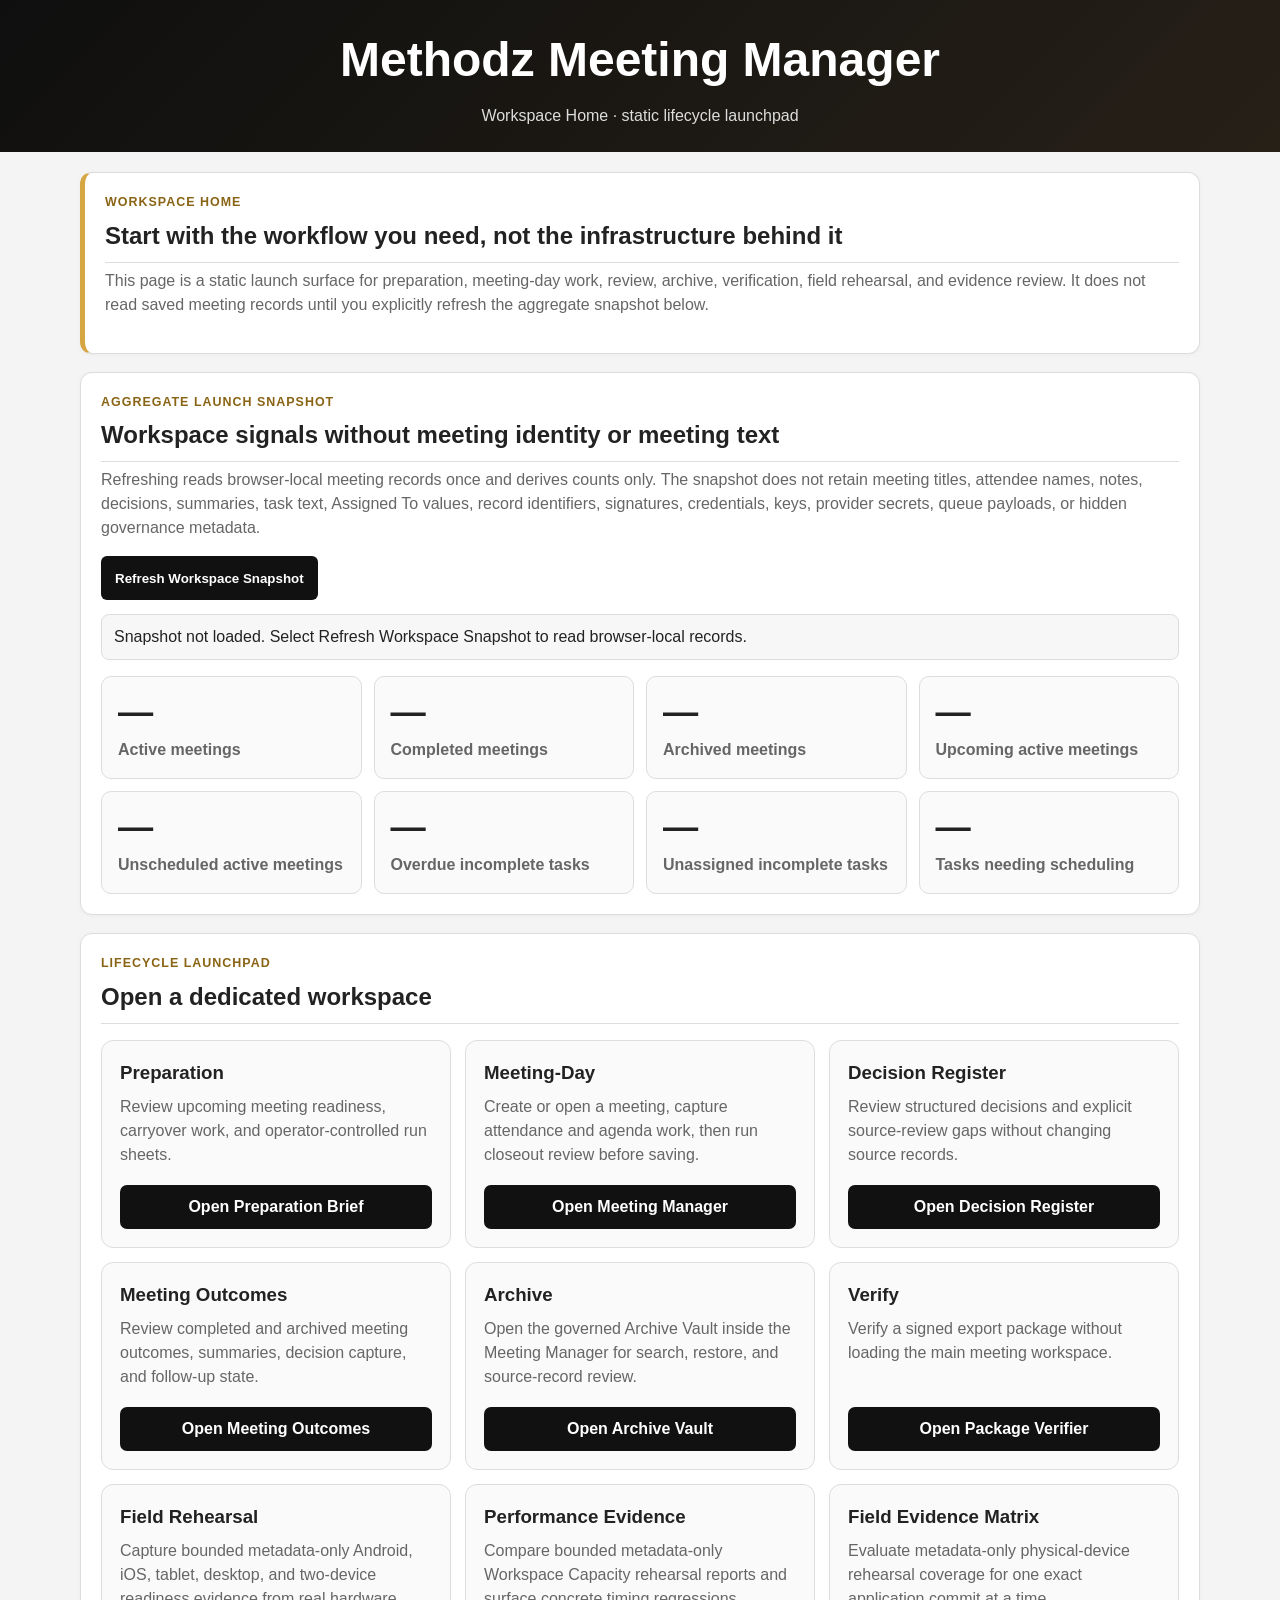
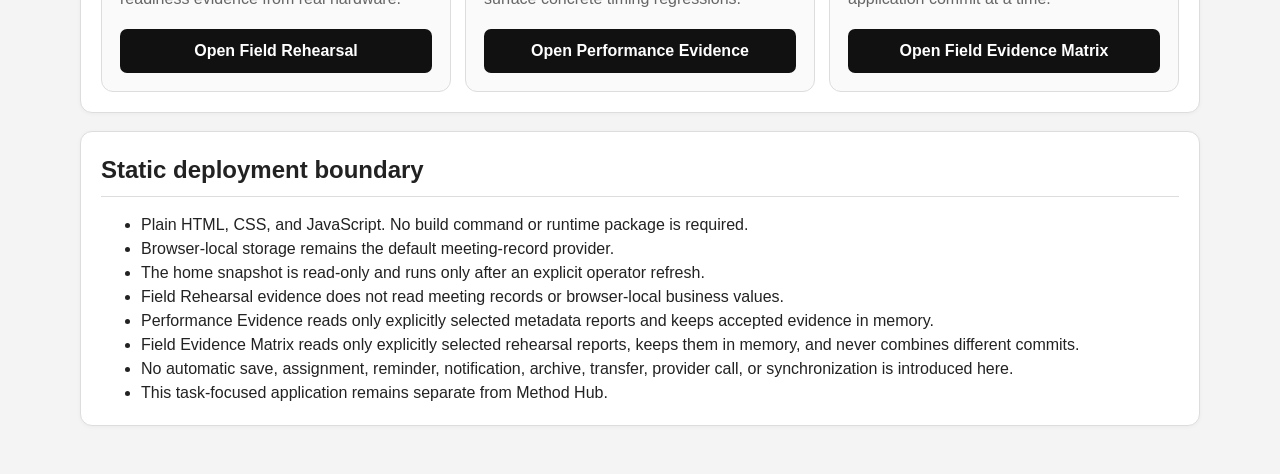
<file: index.html>
<!DOCTYPE html>
<html lang="en">
<head>
  <meta charset="UTF-8" />
  <meta name="viewport" content="width=device-width, initial-scale=1.0" />
  <meta name="description" content="Static Workspace Home for Methodz Meeting Manager lifecycle workflows." />
  <meta name="theme-color" content="#111111" />
  <meta name="application-name" content="Methodz Meeting Manager" />
  <link rel="manifest" href="manifest.webmanifest" />
  <link rel="icon" href="assets/icons/methodz-meeting.svg" type="image/svg+xml" />
  <title>Workspace Home · Methodz Meeting Manager</title>
  <link rel="stylesheet" href="style.css" />
  <link rel="stylesheet" href="workspace-home.css" />
</head>
<body>
  <header class="app-header">
    <h1>Methodz Meeting Manager</h1>
    <p>Workspace Home · static lifecycle launchpad</p>
  </header>

  <main class="workspace-home-shell" id="mainContent" tabindex="-1">
    <section class="card workspace-home-hero" aria-labelledby="workspaceHomeTitle">
      <p class="eyebrow">Workspace Home</p>
      <h2 id="workspaceHomeTitle">Start with the workflow you need, not the infrastructure behind it</h2>
      <p class="helper-text">
        This page is a static launch surface for preparation, meeting-day work, review, archive, verification, field rehearsal, and evidence review.
        It does not read saved meeting records until you explicitly refresh the aggregate snapshot below.
      </p>
    </section>

    <section class="card workspace-home-snapshot" aria-labelledby="workspaceSnapshotTitle">
      <p class="eyebrow">Aggregate launch snapshot</p>
      <h2 id="workspaceSnapshotTitle">Workspace signals without meeting identity or meeting text</h2>
      <p class="helper-text">
        Refreshing reads browser-local meeting records once and derives counts only. The snapshot does not retain
        meeting titles, attendee names, notes, decisions, summaries, task text, Assigned To values, record identifiers,
        signatures, credentials, keys, provider secrets, queue payloads, or hidden governance metadata.
      </p>
      <div class="workspace-home-toolbar">
        <button type="button" id="refreshWorkspaceSnapshot">Refresh Workspace Snapshot</button>
      </div>
      <p id="workspaceSnapshotStatus" class="workspace-home-status" role="status" aria-live="polite">
        Snapshot not loaded. Select Refresh Workspace Snapshot to read browser-local records.
      </p>

      <div class="workspace-home-metrics" aria-label="Workspace aggregate signals">
        <div class="workspace-home-metric"><strong id="snapshotActive">—</strong><span>Active meetings</span></div>
        <div class="workspace-home-metric"><strong id="snapshotCompleted">—</strong><span>Completed meetings</span></div>
        <div class="workspace-home-metric"><strong id="snapshotArchived">—</strong><span>Archived meetings</span></div>
        <div class="workspace-home-metric"><strong id="snapshotUpcoming">—</strong><span>Upcoming active meetings</span></div>
        <div class="workspace-home-metric"><strong id="snapshotUnscheduled">—</strong><span>Unscheduled active meetings</span></div>
        <div class="workspace-home-metric"><strong id="snapshotOverdue">—</strong><span>Overdue incomplete tasks</span></div>
        <div class="workspace-home-metric"><strong id="snapshotUnassigned">—</strong><span>Unassigned incomplete tasks</span></div>
        <div class="workspace-home-metric"><strong id="snapshotNeedsScheduling">—</strong><span>Tasks needing scheduling</span></div>
      </div>
      <p id="workspaceSnapshotBounds" class="workspace-home-bound-warning" hidden></p>
    </section>

    <section class="card workspace-home-launches" aria-labelledby="workspaceLaunchTitle">
      <p class="eyebrow">Lifecycle launchpad</p>
      <h2 id="workspaceLaunchTitle">Open a dedicated workspace</h2>
      <div class="workspace-home-launch-grid">
        <article class="workspace-home-launch-card">
          <h3>Preparation</h3>
          <p>Review upcoming meeting readiness, carryover work, and operator-controlled run sheets.</p>
          <a class="workspace-home-link" href="preparation.html">Open Preparation Brief</a>
        </article>
        <article class="workspace-home-launch-card">
          <h3>Meeting-Day</h3>
          <p>Create or open a meeting, capture attendance and agenda work, then run closeout review before saving.</p>
          <a class="workspace-home-link" href="meeting.html">Open Meeting Manager</a>
        </article>
        <article class="workspace-home-launch-card">
          <h3>Decision Register</h3>
          <p>Review structured decisions and explicit source-review gaps without changing source records.</p>
          <a class="workspace-home-link" href="decisions.html">Open Decision Register</a>
        </article>
        <article class="workspace-home-launch-card">
          <h3>Meeting Outcomes</h3>
          <p>Review completed and archived meeting outcomes, summaries, decision capture, and follow-up state.</p>
          <a class="workspace-home-link" href="outcomes.html">Open Meeting Outcomes</a>
        </article>
        <article class="workspace-home-launch-card">
          <h3>Archive</h3>
          <p>Open the governed Archive Vault inside the Meeting Manager for search, restore, and source-record review.</p>
          <a class="workspace-home-link" href="meeting.html#archiveVaultV08">Open Archive Vault</a>
        </article>
        <article class="workspace-home-launch-card">
          <h3>Verify</h3>
          <p>Verify a signed export package without loading the main meeting workspace.</p>
          <a class="workspace-home-link" href="verify.html">Open Package Verifier</a>
        </article>
        <article class="workspace-home-launch-card">
          <h3>Field Rehearsal</h3>
          <p>Capture bounded metadata-only Android, iOS, tablet, desktop, and two-device readiness evidence from real hardware.</p>
          <a class="workspace-home-link" href="rehearsal.html">Open Field Rehearsal</a>
        </article>
        <article class="workspace-home-launch-card">
          <h3>Performance Evidence</h3>
          <p>Compare bounded metadata-only Workspace Capacity rehearsal reports and surface concrete timing regressions.</p>
          <a class="workspace-home-link" href="performance.html">Open Performance Evidence</a>
        </article>
        <article class="workspace-home-launch-card">
          <h3>Field Evidence Matrix</h3>
          <p>Evaluate metadata-only physical-device rehearsal coverage for one exact application commit at a time.</p>
          <a class="workspace-home-link" href="evidence.html">Open Field Evidence Matrix</a>
        </article>
      </div>
    </section>

    <section class="card workspace-home-boundary" aria-labelledby="workspaceBoundaryTitle">
      <h2 id="workspaceBoundaryTitle">Static deployment boundary</h2>
      <ul>
        <li>Plain HTML, CSS, and JavaScript. No build command or runtime package is required.</li>
        <li>Browser-local storage remains the default meeting-record provider.</li>
        <li>The home snapshot is read-only and runs only after an explicit operator refresh.</li>
        <li>Field Rehearsal evidence does not read meeting records or browser-local business values.</li>
        <li>Performance Evidence reads only explicitly selected metadata reports and keeps accepted evidence in memory.</li>
        <li>Field Evidence Matrix reads only explicitly selected rehearsal reports, keeps them in memory, and never combines different commits.</li>
        <li>No automatic save, assignment, reminder, notification, archive, transfer, provider call, or synchronization is introduced here.</li>
        <li>This task-focused application remains separate from Method Hub.</li>
      </ul>
      <noscript><p>JavaScript is required only for the optional aggregate snapshot and evidence workspaces. All lifecycle links remain ordinary static navigation.</p></noscript>
    </section>
  </main>

  <script src="config.js"></script>
  <script src="workspace-home-core.js"></script>
  <script src="workspace-home.js"></script>
</body>
</html>
</file>
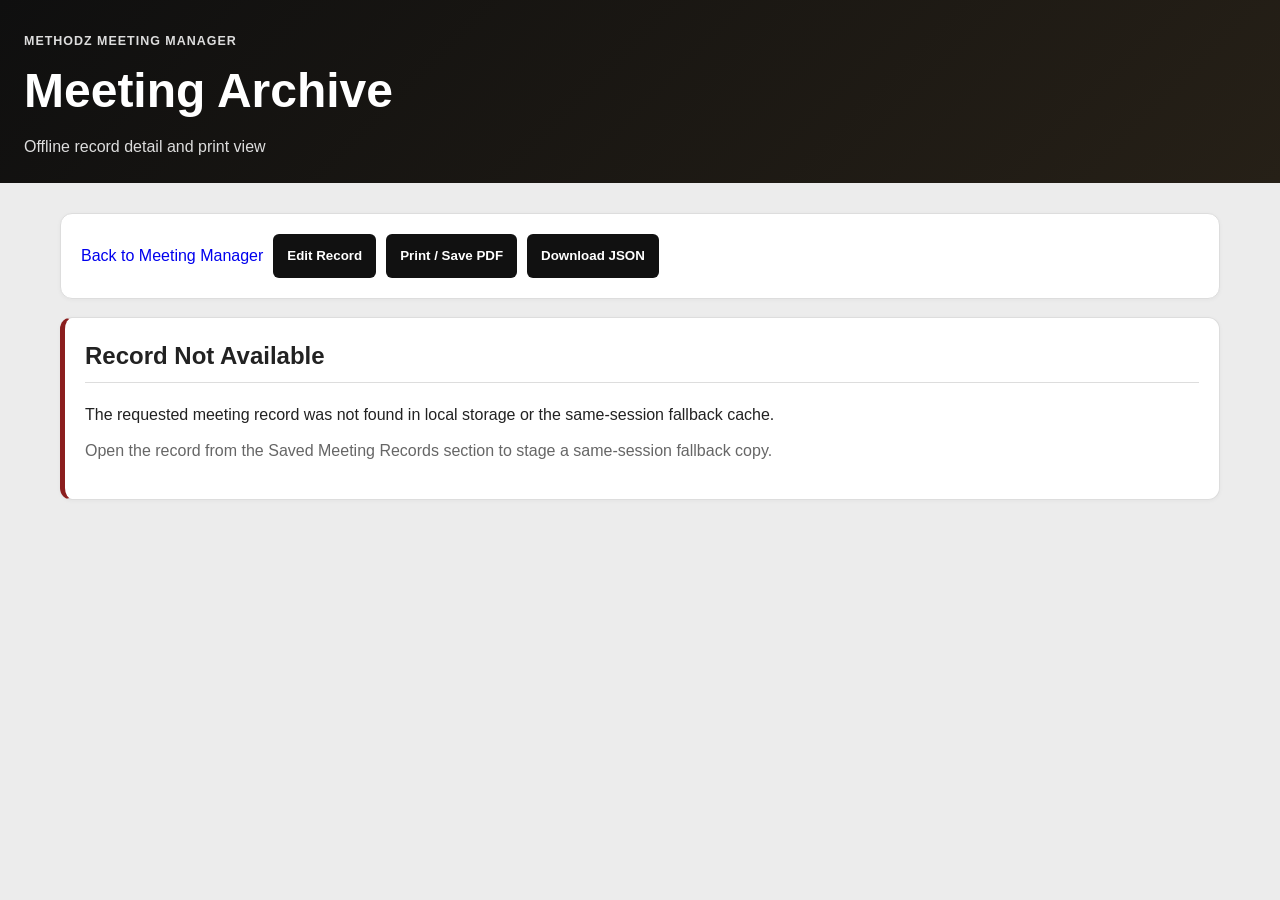
<file: archive.html>
<!DOCTYPE html>
<html lang="en">
<head>
  <meta charset="UTF-8" />
  <meta name="viewport" content="width=device-width, initial-scale=1.0" />
  <meta name="description" content="Printable archive detail view for Methodz Meeting Manager records." />
  <meta name="theme-color" content="#111111" />
  <link rel="manifest" href="manifest.webmanifest" />
  <link rel="icon" href="assets/icons/methodz-meeting.svg" type="image/svg+xml" />
  <title>Meeting Archive | Methodz Meeting Manager</title>
  <link rel="stylesheet" href="style.css" />
  <link rel="stylesheet" href="features-v07.css" />
  <link rel="stylesheet" href="features-v10.css" />
  <link rel="stylesheet" href="features-v11.css" />
  <link rel="stylesheet" href="features-v13.css" />
  <link rel="stylesheet" href="features-v167.css" />
</head>
<body class="archive-body">
  <header class="app-header archive-header">
    <p class="eyebrow">Methodz Meeting Manager</p>
    <h1 id="archivePageTitle">Meeting Archive</h1>
    <p id="archivePageSubtitle">Offline record detail and print view</p>
  </header>

  <main class="archive-shell">
    <nav class="card archive-toolbar" aria-label="Archive actions">
      <a class="button-like archive-link-button" href="meeting.html">Back to Meeting Manager</a>
      <button id="archiveEditButton" type="button" onclick="editArchiveRecordV07()">Edit Record</button>
      <button type="button" onclick="window.print()">Print / Save PDF</button>
      <button type="button" onclick="downloadArchiveRecordV07()">Download JSON</button>
    </nav>

    <section id="archiveLoading" class="card">
      <h2>Loading Meeting Record</h2>
      <p>Reading the record from the active data adapter.</p>
    </section>

    <section id="archiveError" class="card archive-error" hidden>
      <h2>Record Not Available</h2>
      <p id="archiveErrorMessage">The requested record could not be found.</p>
      <p class="helper-text">Open the record from the Saved Meeting Records section to stage a same-session fallback copy.</p>
    </section>

    <article id="archiveRecord" hidden>
      <section class="card archive-title-card">
        <div>
          <p class="eyebrow">Archived Meeting Record</p>
          <h2 id="archiveMeetingTitle">Untitled Meeting</h2>
          <p id="archiveMeetingMeta"></p>
        </div>
        <div class="status-pill" id="archiveStatus">Unknown</div>
      </section>

      <section class="card"><h2>Meeting Information</h2><dl class="archive-definition-grid" id="archiveMeetingInformation"></dl></section>
      <section class="card"><h2>Organizations / Representatives Present</h2><div id="archiveOrganizations"></div></section>
      <section class="card"><h2>Attendance and Signature Audit</h2><div id="archiveAttendance"></div><div id="archiveSignatureAudit" class="archive-audit-block"></div></section>
      <section class="card"><h2>Agenda</h2><div id="archiveAgenda"></div></section>
      <section class="card"><h2>Discussion Notes</h2><div id="archiveNotes" class="archive-prose"></div></section>
      <section class="card"><h2>Decisions</h2><div id="archiveDecisions"></div></section>
      <section class="card"><h2>Follow-Up Tasks</h2><div id="archiveTasks"></div></section>
      <section class="card"><h2>Attachment References</h2><div id="archiveAttachments"></div></section>
      <section class="card"><h2>Meeting Summary</h2><div id="archiveSummary" class="archive-prose"></div></section>
      <section class="card archive-record-audit"><h2>Record Audit</h2><dl class="archive-definition-grid" id="archiveRecordAudit"></dl></section>
    </article>
  </main>

  <script src="config.js"></script>
  <script src="config-v11.js"></script>
  <script src="config-v12.js"></script>
  <script src="config-v13.js"></script>
  <script src="config-v14.js"></script>
  <script src="config-v15.js"></script>
  <script src="config-v16.js"></script>
  <script src="config-v162.js"></script>
  <script src="config-v163.js"></script>
  <script src="config-v164.js"></script>
  <script src="config-v165.js"></script>
  <script src="config-v166.js"></script>
  <script src="config-v167.js"></script>
  <script src="config-v168.js"></script>
  <script src="config-v169.js"></script>
  <script src="config-v1610.js"></script>
  <script src="config-v1611.js"></script>
  <script src="migrations.js"></script>
  <script src="migrations-v10.js"></script>
  <script src="migrations-v11.js"></script>
  <script src="migrations-v12.js"></script>
  <script src="migrations-v13.js"></script>
  <script src="migrations-v14.js"></script>
  <script src="migrations-v15.js"></script>
  <script src="migrations-v16.js"></script>
  <script src="data-adapter.js"></script>
  <script src="attachment-adapter.js"></script>
  <script src="archive.js"></script>
  <script src="archive-v10.js"></script>
  <script src="archive-v11.js"></script>
  <script src="archive-v13.js"></script>
</body>
</html>
</file>
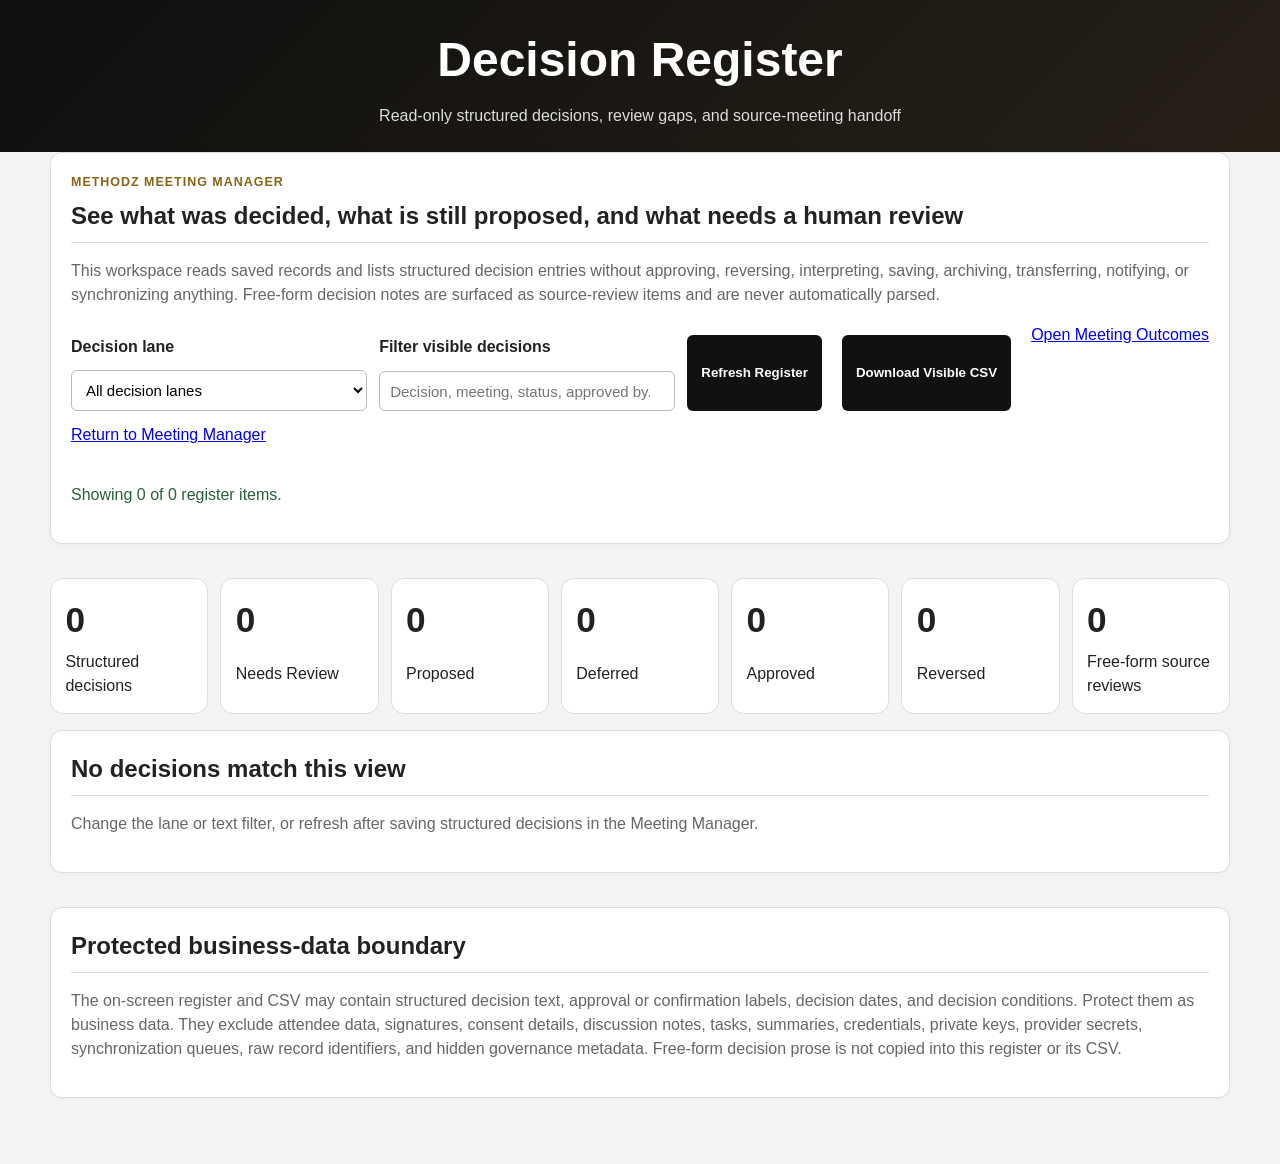
<file: decisions.html>
<!DOCTYPE html>
<html lang="en">
<head>
  <meta charset="UTF-8" />
  <meta name="viewport" content="width=device-width, initial-scale=1.0" />
  <meta name="description" content="Read-only structured Decision Register for Methodz Meeting Manager records." />
  <meta name="theme-color" content="#111111" />
  <meta name="application-name" content="Methodz Meeting Manager" />
  <link rel="manifest" href="manifest.webmanifest" />
  <link rel="icon" href="assets/icons/methodz-meeting.svg" type="image/svg+xml" />
  <title>Decision Register · Methodz Meeting Manager</title>
  <link rel="stylesheet" href="style.css" />
  <link rel="stylesheet" href="decision-register.css" />
</head>
<body>
  <header class="app-header">
    <h1>Decision Register</h1>
    <p>Read-only structured decisions, review gaps, and source-meeting handoff</p>
  </header>

  <main class="decision-register-shell" id="mainContent" tabindex="-1">
    <section class="card decision-register-intro" aria-labelledby="decisionRegisterIntroTitle">
      <p class="eyebrow">Methodz Meeting Manager</p>
      <h2 id="decisionRegisterIntroTitle">See what was decided, what is still proposed, and what needs a human review</h2>
      <p class="helper-text">
        This workspace reads saved records and lists structured decision entries without approving,
        reversing, interpreting, saving, archiving, transferring, notifying, or synchronizing anything.
        Free-form decision notes are surfaced as source-review items and are never automatically parsed.
      </p>

      <div class="decision-register-toolbar" aria-label="Decision Register controls">
        <label for="decisionStatusFilter">
          Decision lane
          <select id="decisionStatusFilter">
            <option value="all">All decision lanes</option>
            <option value="needs-review">Needs Review</option>
            <option value="proposed">Proposed</option>
            <option value="deferred">Deferred</option>
            <option value="approved">Approved</option>
            <option value="reversed">Reversed</option>
            <option value="other">Other</option>
            <option value="unstructured">Free-form source review</option>
          </select>
        </label>
        <label for="decisionSearchFilter">
          Filter visible decisions
          <input id="decisionSearchFilter" type="search" placeholder="Decision, meeting, status, approved by..." autocomplete="off" />
        </label>
        <button type="button" id="refreshDecisionRegister">Refresh Register</button>
        <button type="button" id="downloadDecisionRegisterCsv" disabled>Download Visible CSV</button>
        <a class="button-like" href="outcomes.html">Open Meeting Outcomes</a>
        <a class="button-like" href="meeting.html">Return to Meeting Manager</a>
      </div>

      <p id="decisionRegisterStatus" class="decision-register-status" role="status" aria-live="polite">Preparing Decision Register…</p>
    </section>

    <section id="decisionRegisterMetrics" class="decision-register-metrics" aria-label="Decision Register summary"></section>
    <section id="decisionRegisterResults" class="decision-register-results" aria-label="Decision Register entries"></section>

    <section class="card decision-register-privacy" aria-labelledby="decisionRegisterPrivacyTitle">
      <h2 id="decisionRegisterPrivacyTitle">Protected business-data boundary</h2>
      <p class="helper-text">
        The on-screen register and CSV may contain structured decision text, approval or confirmation
        labels, decision dates, and decision conditions. Protect them as business data. They exclude
        attendee data, signatures, consent details, discussion notes, tasks, summaries, credentials,
        private keys, provider secrets, synchronization queues, raw record identifiers, and hidden
        governance metadata. Free-form decision prose is not copied into this register or its CSV.
      </p>
      <noscript><p>JavaScript is required to read the browser-local meeting workspace.</p></noscript>
    </section>
  </main>

  <script src="config.js"></script>
  <script src="data-adapter.js"></script>
  <script src="decision-register-core.js"></script>
  <script src="meeting-preparation-launch-core.js"></script>
  <script src="decision-register.js"></script>
</body>
</html>
</file>
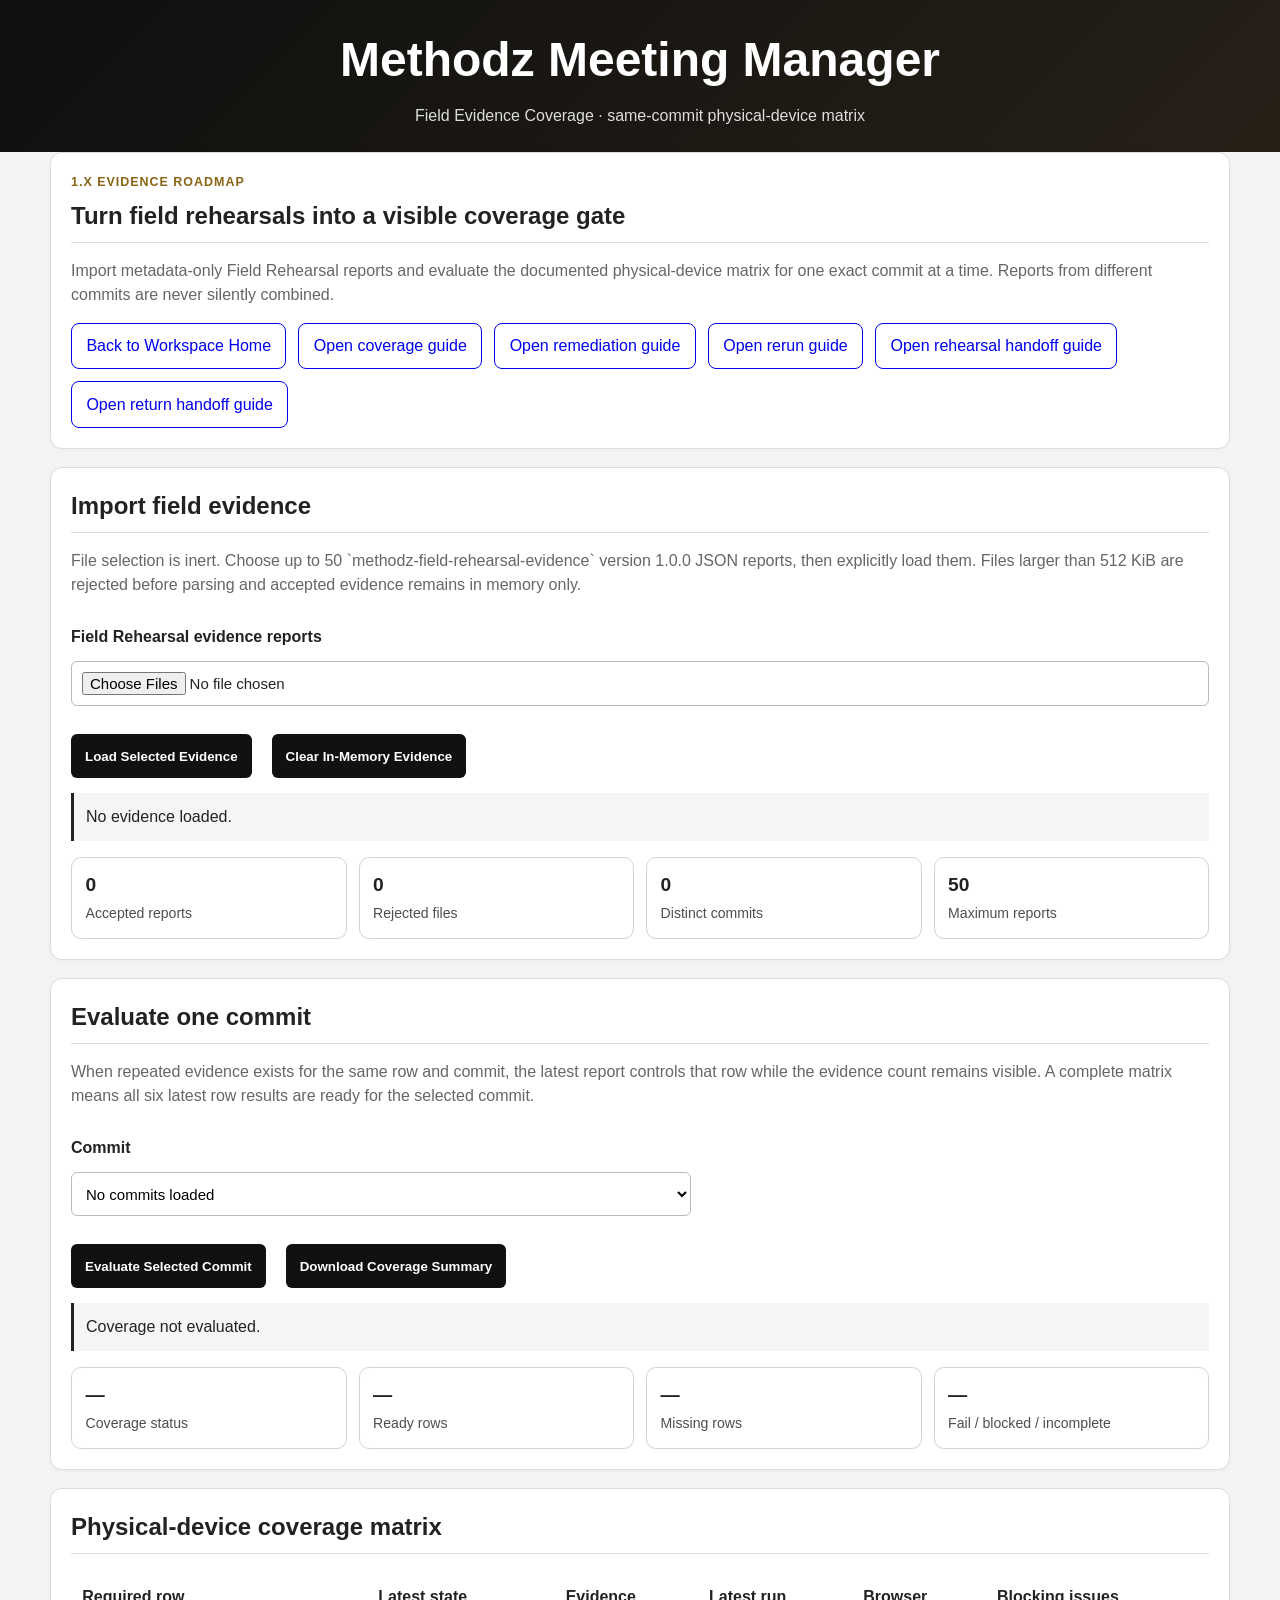
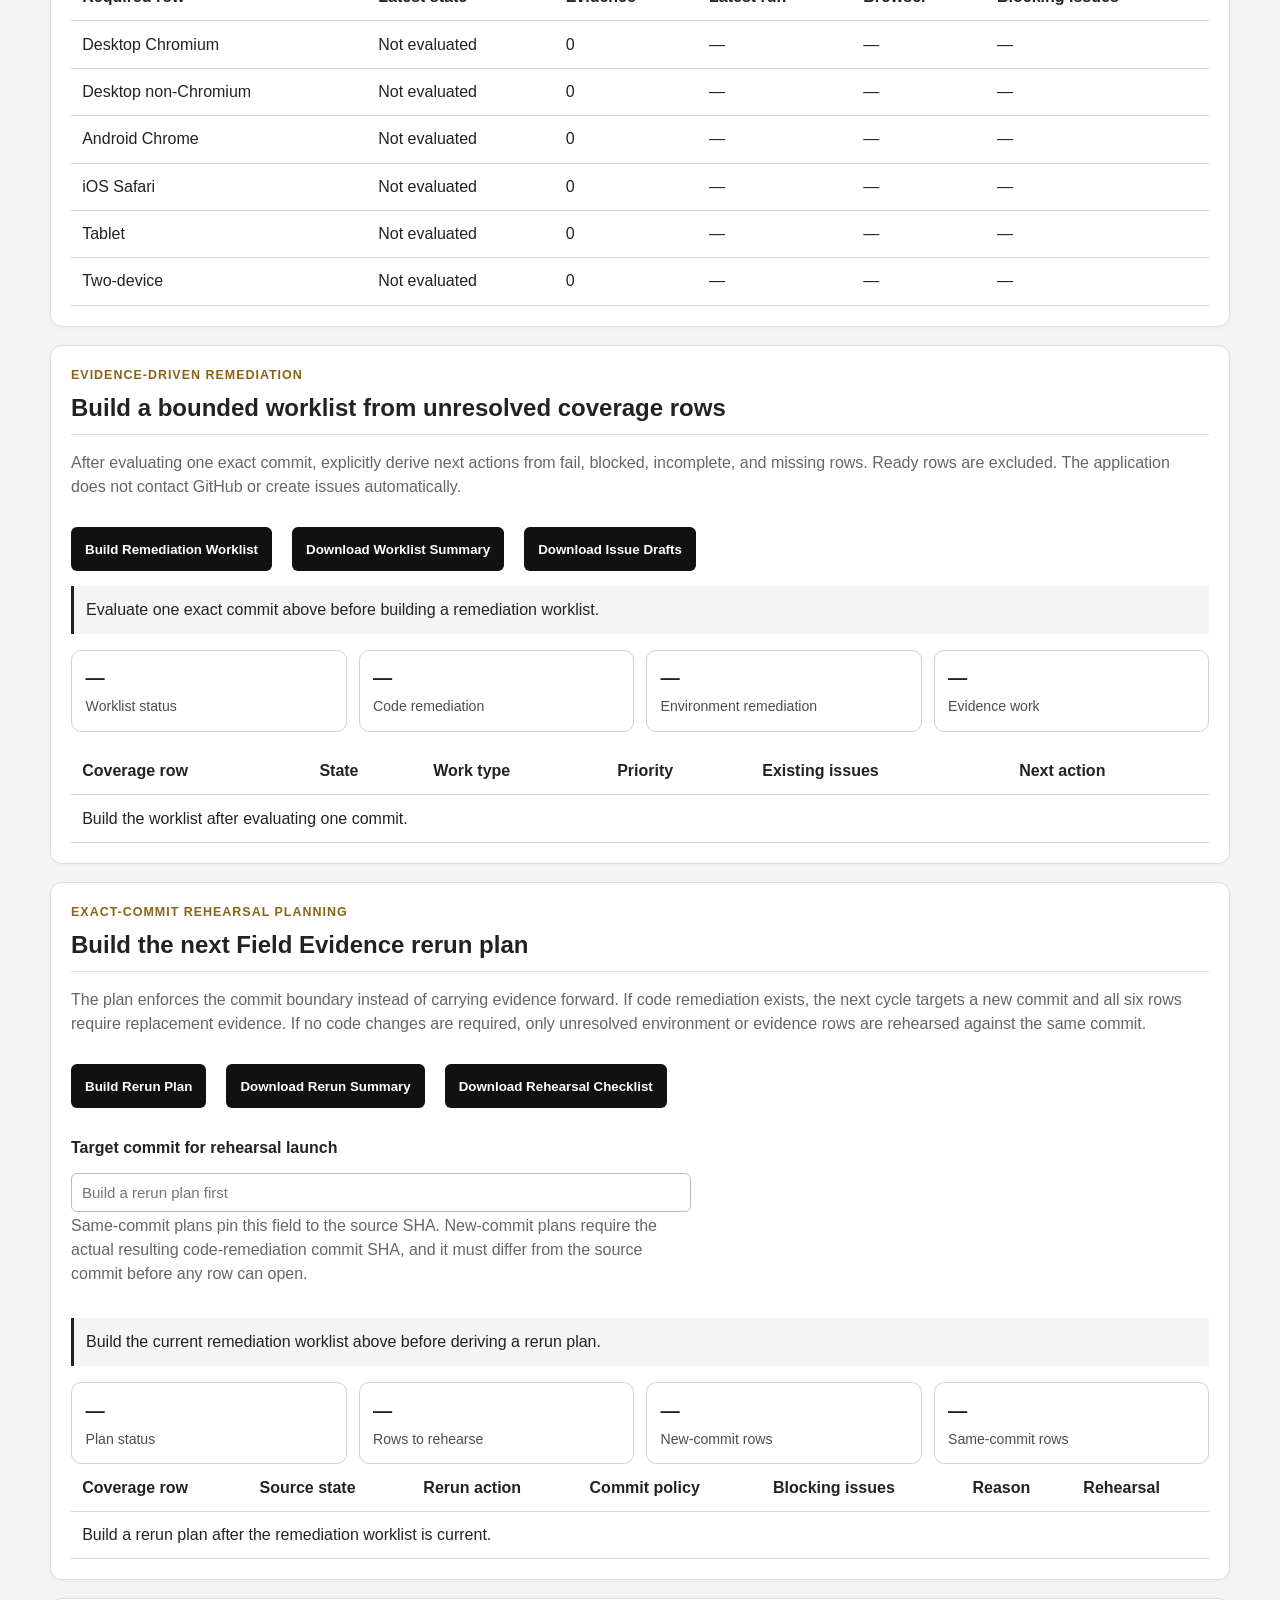
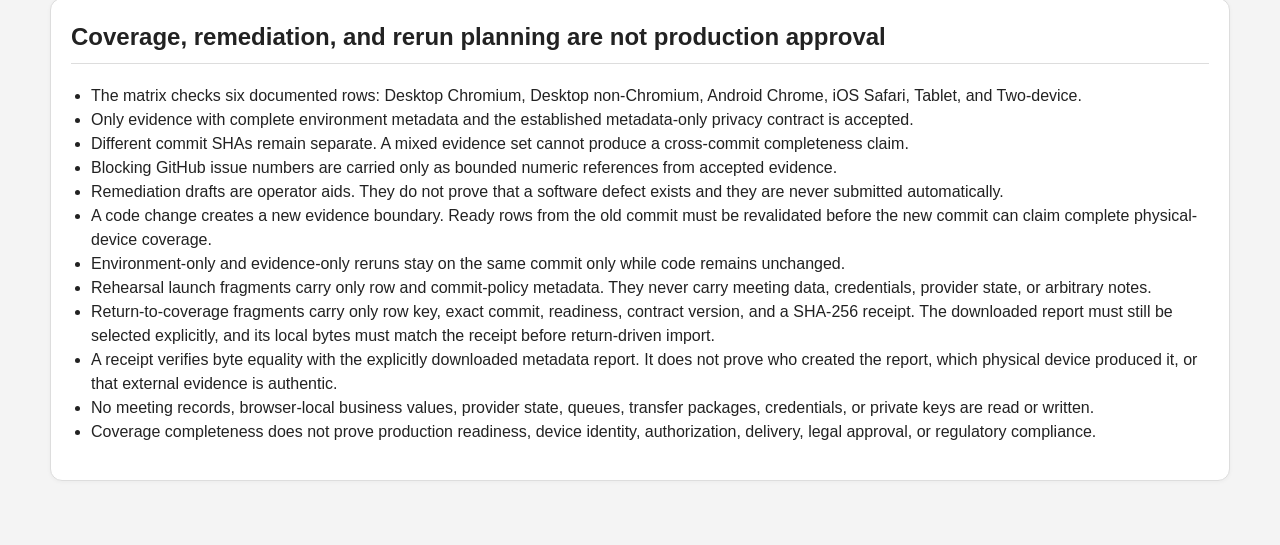
<file: evidence.html>
<!DOCTYPE html>
<html lang="en">
<head>
  <meta charset="UTF-8" />
  <meta name="viewport" content="width=device-width, initial-scale=1.0" />
  <meta name="description" content="Metadata-only field rehearsal coverage workspace for Methodz Meeting Manager." />
  <meta name="theme-color" content="#111111" />
  <link rel="manifest" href="manifest.webmanifest" />
  <link rel="icon" href="assets/icons/methodz-meeting.svg" type="image/svg+xml" />
  <title>Field Evidence Coverage · Methodz Meeting Manager</title>
  <link rel="stylesheet" href="style.css" />
  <link rel="stylesheet" href="evidence-coverage.css" />
</head>
<body>
  <header class="app-header">
    <h1>Methodz Meeting Manager</h1>
    <p>Field Evidence Coverage · same-commit physical-device matrix</p>
  </header>

  <main class="evidence-coverage-shell" id="mainContent" tabindex="-1">
    <section class="card" aria-labelledby="coverageTitle">
      <p class="eyebrow">1.x evidence roadmap</p>
      <h2 id="coverageTitle">Turn field rehearsals into a visible coverage gate</h2>
      <p class="helper-text">Import metadata-only Field Rehearsal reports and evaluate the documented physical-device matrix for one exact commit at a time. Reports from different commits are never silently combined.</p>
      <div class="evidence-coverage-toolbar">
        <a class="evidence-coverage-link" href="index.html">Back to Workspace Home</a>
        <a class="evidence-coverage-link" href="docs/EVIDENCE-COVERAGE-MATRIX.md">Open coverage guide</a>
        <a class="evidence-coverage-link" href="docs/EVIDENCE-REMEDIATION-WORKLIST.md">Open remediation guide</a>
        <a class="evidence-coverage-link" href="docs/EVIDENCE-RERUN-PLAN.md">Open rerun guide</a>
        <a class="evidence-coverage-link" href="docs/FIELD-REHEARSAL-HANDOFF.md">Open rehearsal handoff guide</a>
        <a class="evidence-coverage-link" href="docs/FIELD-REHEARSAL-RETURN-HANDOFF.md">Open return handoff guide</a>
      </div>
    </section>

    <section class="card" id="evidenceReturnCard" aria-labelledby="evidenceReturnTitle" hidden>
      <p class="eyebrow">Returned rehearsal context</p>
      <h2 id="evidenceReturnTitle">Import the downloaded Field Rehearsal report explicitly</h2>
      <p id="evidenceReturnStatus" class="evidence-coverage-status" role="status" aria-live="polite">No return metadata loaded.</p>
      <div class="evidence-coverage-metrics" aria-label="Returned rehearsal metadata">
        <div class="evidence-coverage-metric"><strong id="returnCoverageRow">—</strong><span>Expected row</span></div>
        <div class="evidence-coverage-metric"><strong id="returnCoverageCommit">—</strong><span>Exact commit</span></div>
        <div class="evidence-coverage-metric"><strong id="returnCoverageReadiness">—</strong><span>Downloaded readiness</span></div>
        <div class="evidence-coverage-metric"><strong id="returnCoverageReceipt">—</strong><span>SHA-256 receipt</span></div>
      </div>
      <p class="helper-text">The handoff does not transfer the report file, file path, or report contents. Use the file picker below to select the JSON you just downloaded, then choose <strong>Load Selected Evidence</strong>. When return context is present, the selected local file bytes must match the SHA-256 receipt before any return-driven evidence is accepted.</p>
    </section>

    <section class="card" aria-labelledby="coverageImportTitle">
      <h2 id="coverageImportTitle">Import field evidence</h2>
      <p class="helper-text">File selection is inert. Choose up to 50 `methodz-field-rehearsal-evidence` version 1.0.0 JSON reports, then explicitly load them. Files larger than 512 KiB are rejected before parsing and accepted evidence remains in memory only.</p>
      <div class="evidence-coverage-field"><label for="evidenceCoverageFiles">Field Rehearsal evidence reports</label><input id="evidenceCoverageFiles" type="file" accept="application/json,.json" multiple /></div>
      <div class="evidence-coverage-actions"><button type="button" id="loadEvidenceCoverage">Load Selected Evidence</button><button type="button" id="clearEvidenceCoverage">Clear In-Memory Evidence</button></div>
      <p id="evidenceCoverageImportStatus" class="evidence-coverage-status" role="status" aria-live="polite">No evidence loaded.</p>
      <div class="evidence-coverage-metrics" aria-label="Imported evidence summary">
        <div class="evidence-coverage-metric"><strong id="evidenceAcceptedCount">0</strong><span>Accepted reports</span></div>
        <div class="evidence-coverage-metric"><strong id="evidenceRejectedCount">0</strong><span>Rejected files</span></div>
        <div class="evidence-coverage-metric"><strong id="evidenceCommitCount">0</strong><span>Distinct commits</span></div>
        <div class="evidence-coverage-metric"><strong>50</strong><span>Maximum reports</span></div>
      </div>
    </section>

    <section class="card" aria-labelledby="coverageEvaluateTitle">
      <h2 id="coverageEvaluateTitle">Evaluate one commit</h2>
      <p class="helper-text">When repeated evidence exists for the same row and commit, the latest report controls that row while the evidence count remains visible. A complete matrix means all six latest row results are ready for the selected commit.</p>
      <div class="evidence-coverage-field evidence-coverage-commit-field"><label for="evidenceCoverageCommit">Commit</label><select id="evidenceCoverageCommit"><option value="">No commits loaded</option></select></div>
      <div class="evidence-coverage-actions"><button type="button" id="evaluateEvidenceCoverage" disabled>Evaluate Selected Commit</button><button type="button" id="downloadEvidenceCoverage" disabled>Download Coverage Summary</button></div>
      <p id="evidenceCoverageStatus" class="evidence-coverage-status" role="status" aria-live="polite">Coverage not evaluated.</p>
      <div class="evidence-coverage-metrics" aria-label="Coverage result summary">
        <div class="evidence-coverage-metric"><strong id="coverageOverall">—</strong><span>Coverage status</span></div>
        <div class="evidence-coverage-metric"><strong id="coverageReady">—</strong><span>Ready rows</span></div>
        <div class="evidence-coverage-metric"><strong id="coverageMissing">—</strong><span>Missing rows</span></div>
        <div class="evidence-coverage-metric"><strong id="coverageNeedsReview">—</strong><span>Fail / blocked / incomplete</span></div>
      </div>
    </section>

    <section class="card" aria-labelledby="coverageMatrixTitle">
      <h2 id="coverageMatrixTitle">Physical-device coverage matrix</h2>
      <div class="evidence-coverage-table-wrap"><table class="evidence-coverage-table"><thead><tr><th scope="col">Required row</th><th scope="col">Latest state</th><th scope="col">Evidence</th><th scope="col">Latest run</th><th scope="col">Browser</th><th scope="col">Blocking issues</th></tr></thead><tbody id="evidenceCoverageRows"></tbody></table></div>
    </section>

    <section class="card" aria-labelledby="remediationTitle">
      <p class="eyebrow">Evidence-driven remediation</p>
      <h2 id="remediationTitle">Build a bounded worklist from unresolved coverage rows</h2>
      <p class="helper-text">After evaluating one exact commit, explicitly derive next actions from fail, blocked, incomplete, and missing rows. Ready rows are excluded. The application does not contact GitHub or create issues automatically.</p>
      <div class="evidence-coverage-actions">
        <button type="button" id="buildEvidenceRemediation" disabled>Build Remediation Worklist</button>
        <button type="button" id="downloadEvidenceRemediation" disabled>Download Worklist Summary</button>
        <button type="button" id="downloadEvidenceIssueDrafts" disabled>Download Issue Drafts</button>
      </div>
      <p id="evidenceRemediationStatus" class="evidence-coverage-status" role="status" aria-live="polite">Evaluate one exact commit above before building a remediation worklist.</p>
      <div class="evidence-coverage-metrics" aria-label="Remediation summary">
        <div class="evidence-coverage-metric"><strong id="remediationOverall">—</strong><span>Worklist status</span></div>
        <div class="evidence-coverage-metric"><strong id="remediationCode">—</strong><span>Code remediation</span></div>
        <div class="evidence-coverage-metric"><strong id="remediationEnvironment">—</strong><span>Environment remediation</span></div>
        <div class="evidence-coverage-metric"><strong id="remediationEvidence">—</strong><span>Evidence work</span></div>
      </div>
      <div class="evidence-coverage-table-wrap evidence-remediation-table-wrap"><table class="evidence-coverage-table evidence-remediation-table"><thead><tr><th scope="col">Coverage row</th><th scope="col">State</th><th scope="col">Work type</th><th scope="col">Priority</th><th scope="col">Existing issues</th><th scope="col">Next action</th></tr></thead><tbody id="evidenceRemediationRows"></tbody></table></div>
    </section>

    <section class="card" aria-labelledby="rerunTitle">
      <p class="eyebrow">Exact-commit rehearsal planning</p>
      <h2 id="rerunTitle">Build the next Field Evidence rerun plan</h2>
      <p class="helper-text">The plan enforces the commit boundary instead of carrying evidence forward. If code remediation exists, the next cycle targets a new commit and all six rows require replacement evidence. If no code changes are required, only unresolved environment or evidence rows are rehearsed against the same commit.</p>
      <div class="evidence-coverage-actions">
        <button type="button" id="buildEvidenceRerunPlan" disabled>Build Rerun Plan</button>
        <button type="button" id="downloadEvidenceRerunPlan" disabled>Download Rerun Summary</button>
        <button type="button" id="downloadEvidenceRerunChecklist" disabled>Download Rehearsal Checklist</button>
      </div>
      <div class="evidence-coverage-field evidence-coverage-commit-field">
        <label for="evidenceRerunTargetCommit">Target commit for rehearsal launch</label>
        <input id="evidenceRerunTargetCommit" autocomplete="off" inputmode="text" maxlength="40" placeholder="Build a rerun plan first" disabled />
        <p class="helper-text">Same-commit plans pin this field to the source SHA. New-commit plans require the actual resulting code-remediation commit SHA, and it must differ from the source commit before any row can open.</p>
      </div>
      <p id="evidenceRerunStatus" class="evidence-coverage-status" role="status" aria-live="polite">Build the current remediation worklist above before deriving a rerun plan.</p>
      <div class="evidence-coverage-metrics" aria-label="Rerun plan summary">
        <div class="evidence-coverage-metric"><strong id="rerunOverall">—</strong><span>Plan status</span></div>
        <div class="evidence-coverage-metric"><strong id="rerunRows">—</strong><span>Rows to rehearse</span></div>
        <div class="evidence-coverage-metric"><strong id="rerunNewCommit">—</strong><span>New-commit rows</span></div>
        <div class="evidence-coverage-metric"><strong id="rerunSameCommit">—</strong><span>Same-commit rows</span></div>
      </div>
      <div class="evidence-coverage-table-wrap"><table class="evidence-coverage-table"><thead><tr><th scope="col">Coverage row</th><th scope="col">Source state</th><th scope="col">Rerun action</th><th scope="col">Commit policy</th><th scope="col">Blocking issues</th><th scope="col">Reason</th><th scope="col">Rehearsal</th></tr></thead><tbody id="evidenceRerunRows"></tbody></table></div>
    </section>

    <section class="card" aria-labelledby="coverageBoundaryTitle">
      <h2 id="coverageBoundaryTitle">Coverage, remediation, and rerun planning are not production approval</h2>
      <ul class="evidence-coverage-boundary-list">
        <li>The matrix checks six documented rows: Desktop Chromium, Desktop non-Chromium, Android Chrome, iOS Safari, Tablet, and Two-device.</li>
        <li>Only evidence with complete environment metadata and the established metadata-only privacy contract is accepted.</li>
        <li>Different commit SHAs remain separate. A mixed evidence set cannot produce a cross-commit completeness claim.</li>
        <li>Blocking GitHub issue numbers are carried only as bounded numeric references from accepted evidence.</li>
        <li>Remediation drafts are operator aids. They do not prove that a software defect exists and they are never submitted automatically.</li>
        <li>A code change creates a new evidence boundary. Ready rows from the old commit must be revalidated before the new commit can claim complete physical-device coverage.</li>
        <li>Environment-only and evidence-only reruns stay on the same commit only while code remains unchanged.</li>
        <li>Rehearsal launch fragments carry only row and commit-policy metadata. They never carry meeting data, credentials, provider state, or arbitrary notes.</li>
        <li>Return-to-coverage fragments carry only row key, exact commit, readiness, contract version, and a SHA-256 receipt. The downloaded report must still be selected explicitly, and its local bytes must match the receipt before return-driven import.</li>
        <li>A receipt verifies byte equality with the explicitly downloaded metadata report. It does not prove who created the report, which physical device produced it, or that external evidence is authentic.</li>
        <li>No meeting records, browser-local business values, provider state, queues, transfer packages, credentials, or private keys are read or written.</li>
        <li>Coverage completeness does not prove production readiness, device identity, authorization, delivery, legal approval, or regulatory compliance.</li>
      </ul>
    </section>
  </main>

  <script src="evidence-coverage-core.js"></script>
  <script src="evidence-remediation-core.js"></script>
  <script src="evidence-rerun-core.js"></script>
  <script src="field-rehearsal-launch-core.js"></script>
  <script src="field-evidence-integrity-core.js"></script>
  <script src="field-rehearsal-return-core.js"></script>
  <script src="evidence-coverage.js"></script>
  <script src="evidence-remediation.js"></script>
  <script src="evidence-rerun.js"></script>
  <script src="field-rehearsal-return.js"></script>
</body>
</html>
</file>
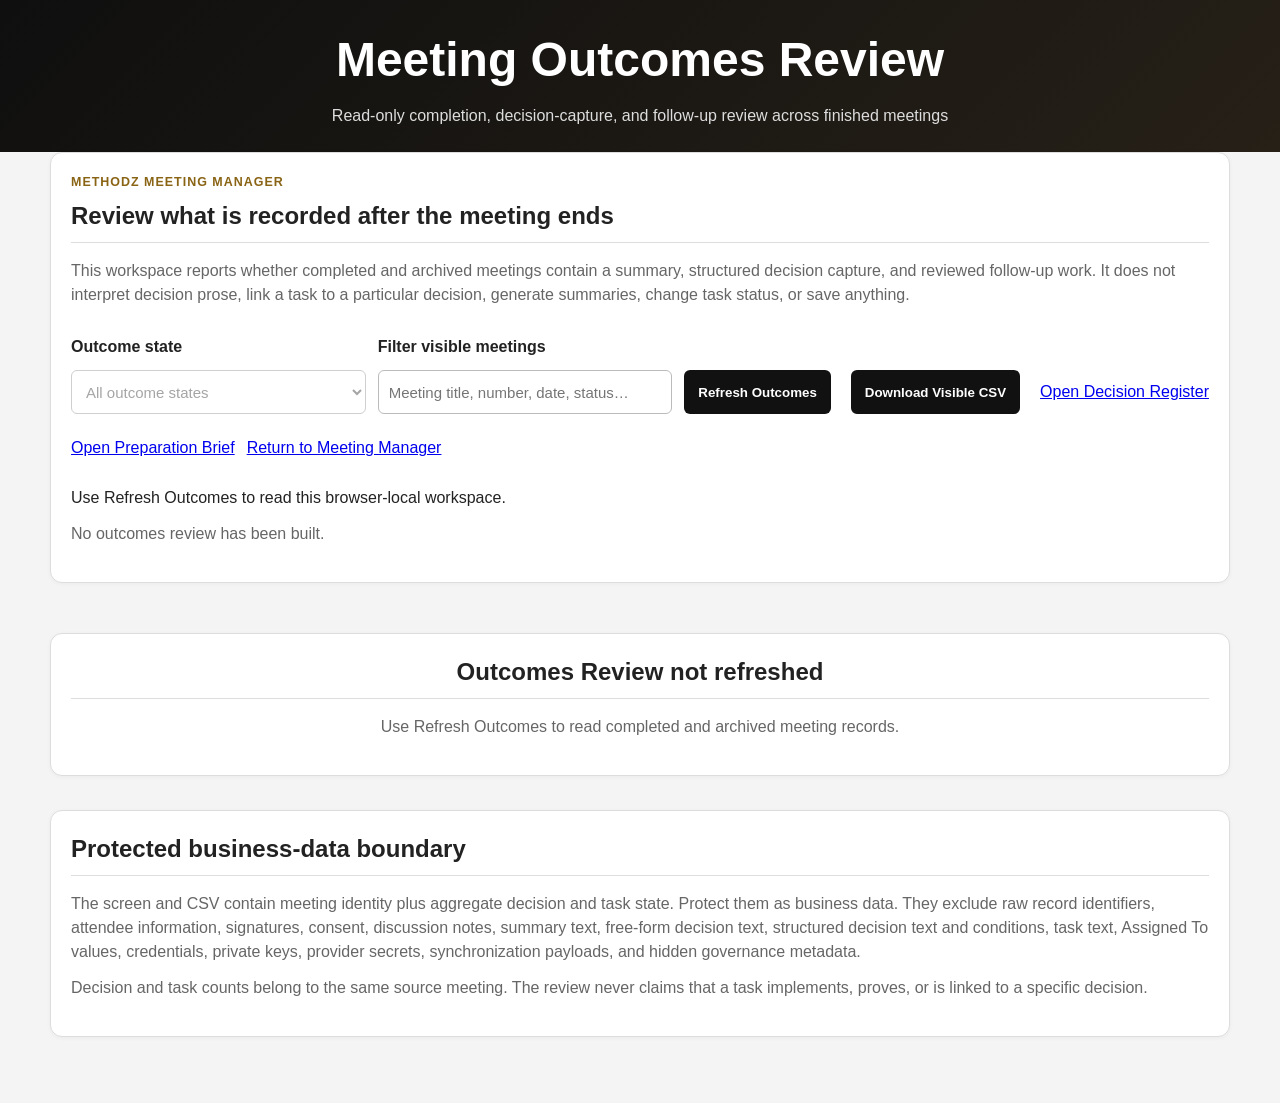
<file: outcomes.html>
<!DOCTYPE html>
<html lang="en">
<head>
  <meta charset="UTF-8" />
  <meta name="viewport" content="width=device-width, initial-scale=1.0" />
  <meta name="description" content="Read-only Meeting Outcomes Review for completed Methodz Meeting Manager records." />
  <meta name="theme-color" content="#111111" />
  <meta name="application-name" content="Methodz Meeting Manager" />
  <link rel="manifest" href="manifest.webmanifest" />
  <link rel="icon" href="assets/icons/methodz-meeting.svg" type="image/svg+xml" />
  <title>Meeting Outcomes Review · Methodz Meeting Manager</title>
  <link rel="stylesheet" href="style.css" />
  <link rel="stylesheet" href="meeting-outcomes.css" />
</head>
<body>
  <header class="app-header">
    <h1>Meeting Outcomes Review</h1>
    <p>Read-only completion, decision-capture, and follow-up review across finished meetings</p>
  </header>

  <main class="outcomes-shell" id="mainContent" tabindex="-1">
    <section class="card outcomes-intro" aria-labelledby="outcomesIntroTitle">
      <p class="eyebrow">Methodz Meeting Manager</p>
      <h2 id="outcomesIntroTitle">Review what is recorded after the meeting ends</h2>
      <p class="helper-text">
        This workspace reports whether completed and archived meetings contain a summary, structured
        decision capture, and reviewed follow-up work. It does not interpret decision prose, link a task
        to a particular decision, generate summaries, change task status, or save anything.
      </p>

      <div class="outcomes-toolbar" aria-label="Meeting Outcomes controls">
        <label for="outcomesStateFilter">
          Outcome state
          <select id="outcomesStateFilter" disabled>
            <option value="all">All outcome states</option>
            <option value="ready">Ready</option>
            <option value="needs-summary">Needs Summary</option>
            <option value="needs-decision-review">Needs Decision Review</option>
            <option value="needs-follow-up-review">Needs Follow-Up Review</option>
            <option value="needs-multiple-reviews">Needs Multiple Reviews</option>
          </select>
        </label>
        <label for="outcomesSearchFilter">
          Filter visible meetings
          <input id="outcomesSearchFilter" type="search" placeholder="Meeting title, number, date, status…" autocomplete="off" disabled />
        </label>
        <button type="button" id="refreshMeetingOutcomes">Refresh Outcomes</button>
        <button type="button" id="downloadMeetingOutcomesCsv" disabled>Download Visible CSV</button>
        <a class="button-like" href="decisions.html">Open Decision Register</a>
        <a class="button-like" href="preparation.html">Open Preparation Brief</a>
        <a class="button-like" href="meeting.html">Return to Meeting Manager</a>
      </div>

      <p id="meetingOutcomesStatus" class="outcomes-status" role="status" aria-live="polite">
        Use Refresh Outcomes to read this browser-local workspace.
      </p>
      <p id="meetingOutcomesFilterSummary" class="helper-text">No outcomes review has been built.</p>
    </section>

    <section id="meetingOutcomesMetrics" class="outcomes-metrics" aria-label="Meeting Outcomes summary"></section>
    <section id="meetingOutcomesResults" class="outcomes-results" aria-label="Meeting Outcomes results"></section>

    <section class="card outcomes-privacy" aria-labelledby="outcomesPrivacyTitle">
      <h2 id="outcomesPrivacyTitle">Protected business-data boundary</h2>
      <p class="helper-text">
        The screen and CSV contain meeting identity plus aggregate decision and task state. Protect them
        as business data. They exclude raw record identifiers, attendee information, signatures, consent,
        discussion notes, summary text, free-form decision text, structured decision text and conditions,
        task text, Assigned To values, credentials, private keys, provider secrets, synchronization
        payloads, and hidden governance metadata.
      </p>
      <p class="helper-text">
        Decision and task counts belong to the same source meeting. The review never claims that a task
        implements, proves, or is linked to a specific decision.
      </p>
      <noscript><p>JavaScript is required to read the browser-local meeting workspace.</p></noscript>
    </section>
  </main>

  <script src="config.js"></script>
  <script src="meeting-outcomes-core.js"></script>
  <script src="meeting-preparation-launch-core.js"></script>
  <script src="meeting-outcomes.js"></script>
</body>
</html>
</file>
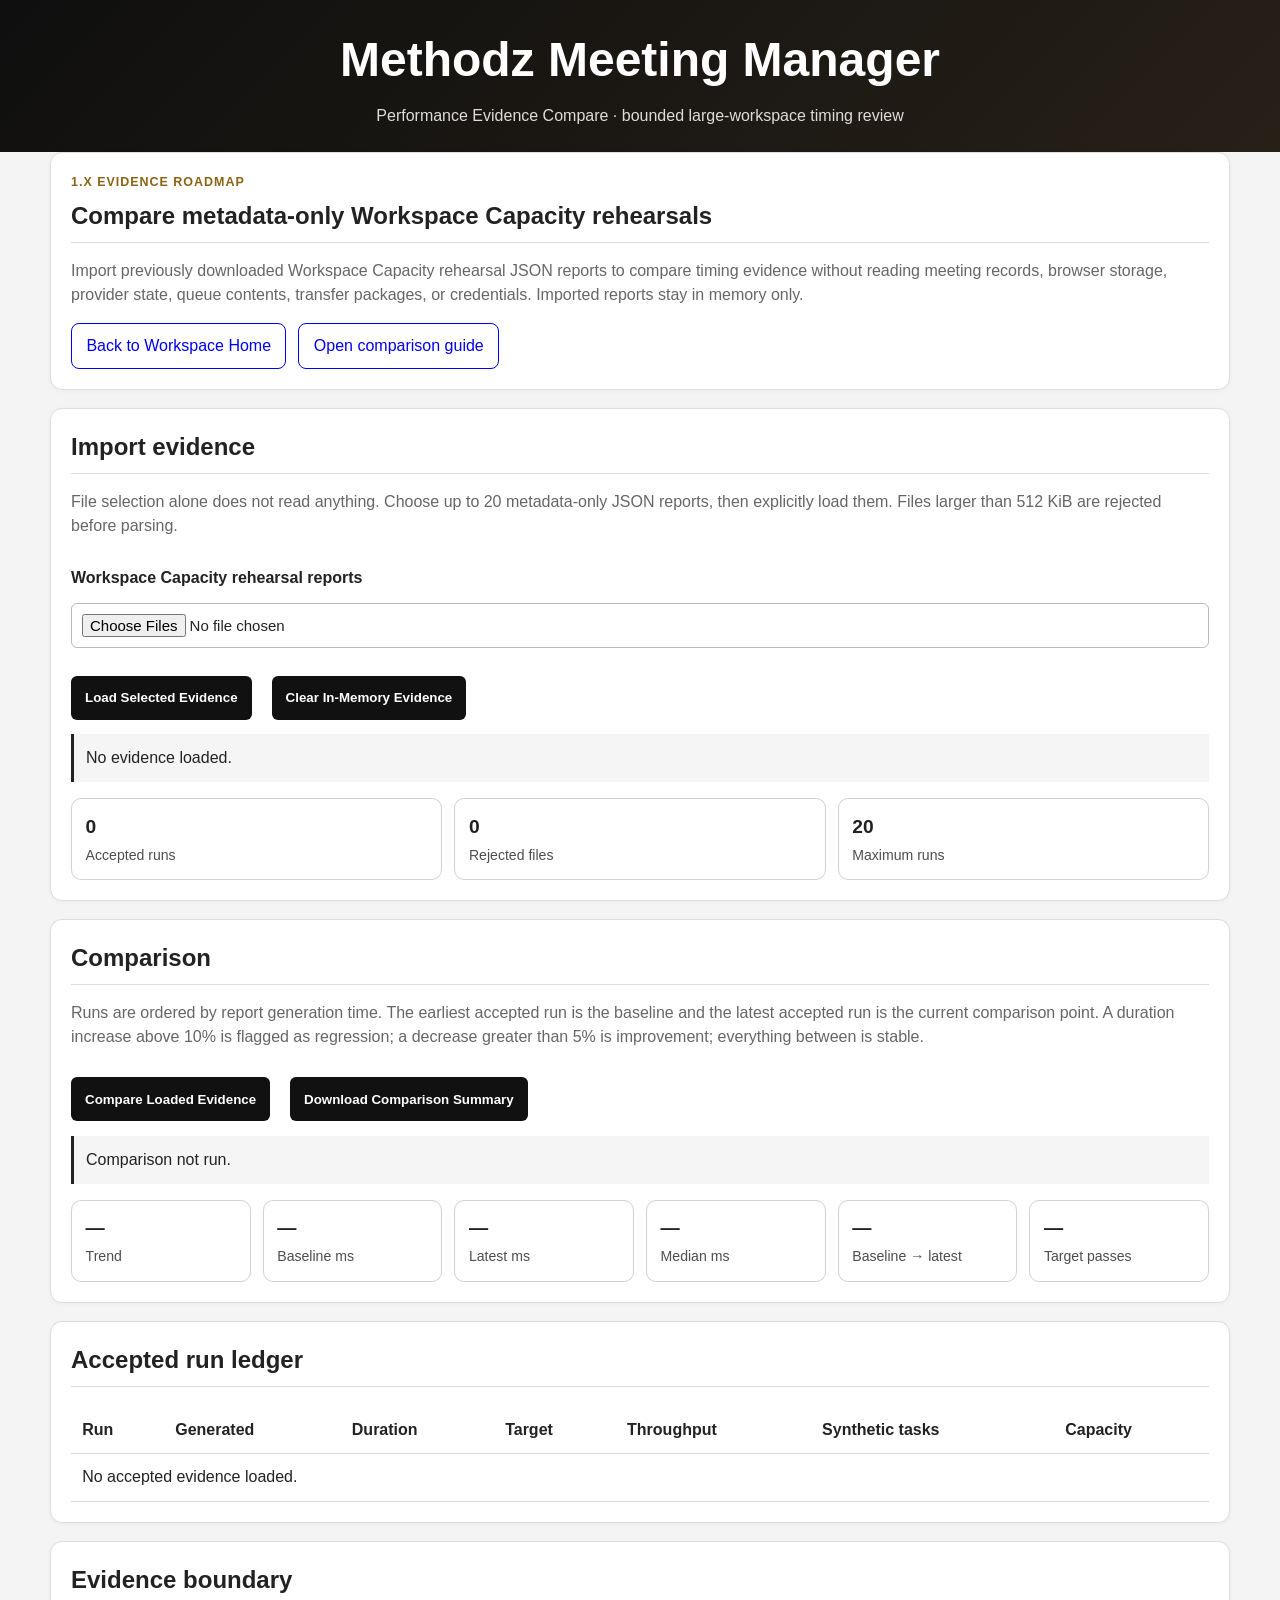
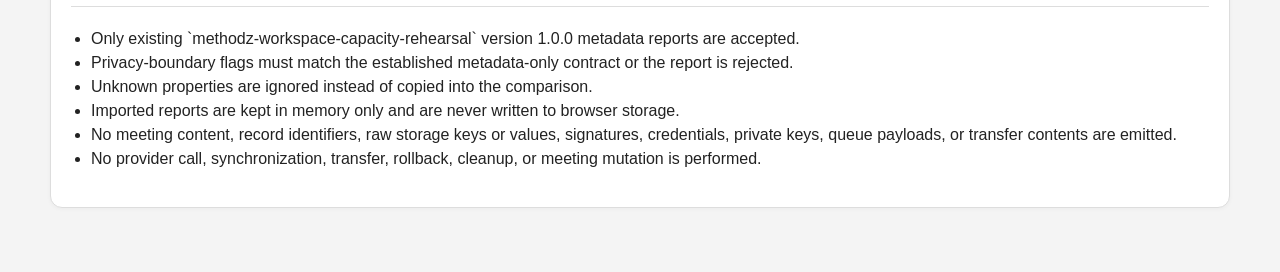
<file: performance.html>
<!DOCTYPE html>
<html lang="en">
<head>
  <meta charset="UTF-8" />
  <meta name="viewport" content="width=device-width, initial-scale=1.0" />
  <meta name="description" content="Metadata-only performance evidence comparison workspace for Methodz Meeting Manager." />
  <meta name="theme-color" content="#111111" />
  <link rel="manifest" href="manifest.webmanifest" />
  <link rel="icon" href="assets/icons/methodz-meeting.svg" type="image/svg+xml" />
  <title>Performance Evidence Compare · Methodz Meeting Manager</title>
  <link rel="stylesheet" href="style.css" />
  <link rel="stylesheet" href="performance-evidence.css" />
</head>
<body>
  <header class="app-header">
    <h1>Methodz Meeting Manager</h1>
    <p>Performance Evidence Compare · bounded large-workspace timing review</p>
  </header>

  <main class="performance-evidence-shell" id="mainContent" tabindex="-1">
    <section class="card" aria-labelledby="performanceTitle">
      <p class="eyebrow">1.x evidence roadmap</p>
      <h2 id="performanceTitle">Compare metadata-only Workspace Capacity rehearsals</h2>
      <p class="helper-text">
        Import previously downloaded Workspace Capacity rehearsal JSON reports to compare timing evidence without reading meeting records,
        browser storage, provider state, queue contents, transfer packages, or credentials. Imported reports stay in memory only.
      </p>
      <div class="performance-evidence-toolbar">
        <a class="performance-evidence-link" href="index.html">Back to Workspace Home</a>
        <a class="performance-evidence-link" href="docs/PERFORMANCE-EVIDENCE-COMPARE.md">Open comparison guide</a>
      </div>
    </section>

    <section class="card" aria-labelledby="importTitle">
      <h2 id="importTitle">Import evidence</h2>
      <p class="helper-text">
        File selection alone does not read anything. Choose up to 20 metadata-only JSON reports, then explicitly load them.
        Files larger than 512 KiB are rejected before parsing.
      </p>
      <div class="performance-evidence-field">
        <label for="performanceEvidenceFiles">Workspace Capacity rehearsal reports</label>
        <input id="performanceEvidenceFiles" type="file" accept="application/json,.json" multiple />
      </div>
      <div class="performance-evidence-actions">
        <button type="button" id="loadPerformanceEvidence">Load Selected Evidence</button>
        <button type="button" id="clearPerformanceEvidence">Clear In-Memory Evidence</button>
      </div>
      <p id="performanceImportStatus" class="performance-evidence-status" role="status" aria-live="polite">No evidence loaded.</p>
      <div class="performance-evidence-metrics" aria-label="Imported evidence summary">
        <div class="performance-evidence-metric"><strong id="acceptedRunCount">0</strong><span>Accepted runs</span></div>
        <div class="performance-evidence-metric"><strong id="rejectedRunCount">0</strong><span>Rejected files</span></div>
        <div class="performance-evidence-metric"><strong id="comparisonLimit">20</strong><span>Maximum runs</span></div>
      </div>
    </section>

    <section class="card" aria-labelledby="comparisonTitle">
      <h2 id="comparisonTitle">Comparison</h2>
      <p class="helper-text">
        Runs are ordered by report generation time. The earliest accepted run is the baseline and the latest accepted run is the current comparison point.
        A duration increase above 10% is flagged as regression; a decrease greater than 5% is improvement; everything between is stable.
      </p>
      <div class="performance-evidence-actions">
        <button type="button" id="comparePerformanceEvidence" disabled>Compare Loaded Evidence</button>
        <button type="button" id="downloadPerformanceEvidence" disabled>Download Comparison Summary</button>
      </div>
      <p id="performanceComparisonStatus" class="performance-evidence-status" role="status" aria-live="polite">Comparison not run.</p>
      <div class="performance-evidence-metrics" aria-label="Performance comparison metrics">
        <div class="performance-evidence-metric"><strong id="performanceTrend">—</strong><span>Trend</span></div>
        <div class="performance-evidence-metric"><strong id="baselineDuration">—</strong><span>Baseline ms</span></div>
        <div class="performance-evidence-metric"><strong id="latestDuration">—</strong><span>Latest ms</span></div>
        <div class="performance-evidence-metric"><strong id="medianDuration">—</strong><span>Median ms</span></div>
        <div class="performance-evidence-metric"><strong id="regressionPercent">—</strong><span>Baseline → latest</span></div>
        <div class="performance-evidence-metric"><strong id="targetPassCount">—</strong><span>Target passes</span></div>
      </div>
    </section>

    <section class="card" aria-labelledby="runsTitle">
      <h2 id="runsTitle">Accepted run ledger</h2>
      <div class="performance-evidence-table-wrap">
        <table class="performance-evidence-table">
          <thead>
            <tr>
              <th scope="col">Run</th>
              <th scope="col">Generated</th>
              <th scope="col">Duration</th>
              <th scope="col">Target</th>
              <th scope="col">Throughput</th>
              <th scope="col">Synthetic tasks</th>
              <th scope="col">Capacity</th>
            </tr>
          </thead>
          <tbody id="performanceRunRows">
            <tr><td colspan="7">No accepted evidence loaded.</td></tr>
          </tbody>
        </table>
      </div>
    </section>

    <section class="card" aria-labelledby="boundaryTitle">
      <h2 id="boundaryTitle">Evidence boundary</h2>
      <ul class="performance-evidence-boundary-list">
        <li>Only existing `methodz-workspace-capacity-rehearsal` version 1.0.0 metadata reports are accepted.</li>
        <li>Privacy-boundary flags must match the established metadata-only contract or the report is rejected.</li>
        <li>Unknown properties are ignored instead of copied into the comparison.</li>
        <li>Imported reports are kept in memory only and are never written to browser storage.</li>
        <li>No meeting content, record identifiers, raw storage keys or values, signatures, credentials, private keys, queue payloads, or transfer contents are emitted.</li>
        <li>No provider call, synchronization, transfer, rollback, cleanup, or meeting mutation is performed.</li>
      </ul>
    </section>
  </main>

  <script src="performance-evidence-core.js"></script>
  <script src="performance-evidence.js"></script>
</body>
</html>
</file>
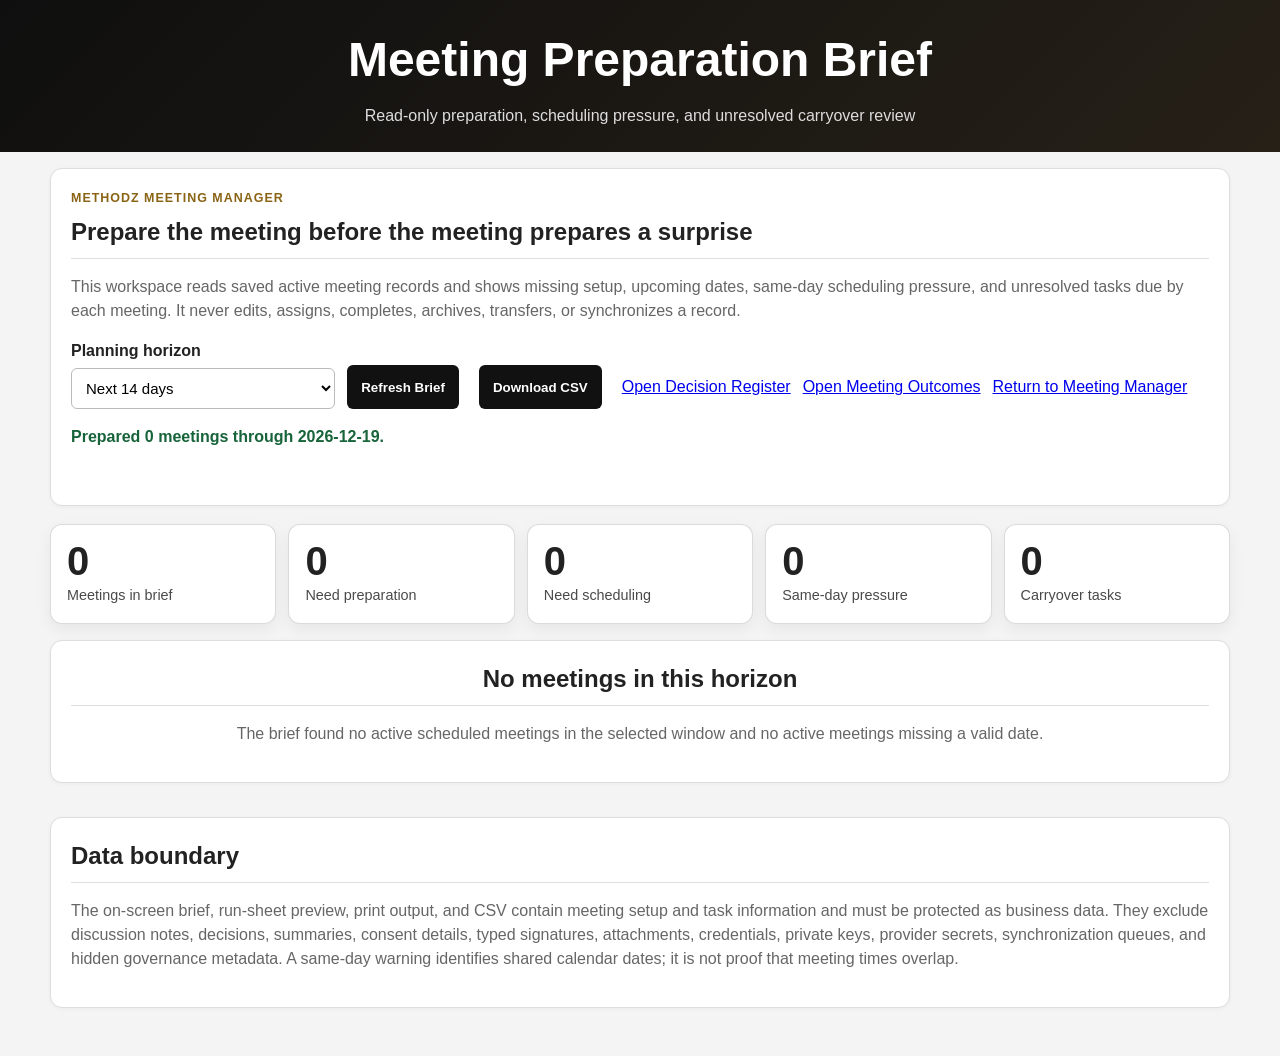
<file: preparation.html>
<!DOCTYPE html>
<html lang="en">
<head>
  <meta charset="UTF-8" />
  <meta name="viewport" content="width=device-width, initial-scale=1.0" />
  <meta name="description" content="Read-only preparation brief for upcoming Methodz Meeting Manager records." />
  <meta name="theme-color" content="#111111" />
  <meta name="application-name" content="Methodz Meeting Manager" />
  <link rel="manifest" href="manifest.webmanifest" />
  <link rel="icon" href="assets/icons/methodz-meeting.svg" type="image/svg+xml" />
  <title>Meeting Preparation Brief · Methodz Meeting Manager</title>
  <link rel="stylesheet" href="style.css" />
  <link rel="stylesheet" href="meeting-preparation.css" />
  <link rel="stylesheet" href="features-v1614-preparation-launch.css" />
  <link rel="stylesheet" href="features-v1615-meeting-run-sheet.css" />
</head>
<body>
  <header class="app-header">
    <h1>Meeting Preparation Brief</h1>
    <p>Read-only preparation, scheduling pressure, and unresolved carryover review</p>
  </header>

  <main class="preparation-shell" id="mainContent" tabindex="-1">
    <section class="card preparation-intro" aria-labelledby="preparationIntroTitle">
      <p class="eyebrow">Methodz Meeting Manager</p>
      <h2 id="preparationIntroTitle">Prepare the meeting before the meeting prepares a surprise</h2>
      <p class="helper-text">
        This workspace reads saved active meeting records and shows missing setup, upcoming dates,
        same-day scheduling pressure, and unresolved tasks due by each meeting. It never edits,
        assigns, completes, archives, transfers, or synchronizes a record.
      </p>

      <div class="preparation-toolbar" aria-label="Preparation brief controls">
        <label for="preparationHorizon">
          Planning horizon
          <select id="preparationHorizon">
            <option value="7">Next 7 days</option>
            <option value="14">Next 14 days</option>
            <option value="30">Next 30 days</option>
            <option value="60">Next 60 days</option>
          </select>
        </label>
        <button type="button" id="refreshPreparationBrief">Refresh Brief</button>
        <button type="button" id="downloadPreparationCsv" disabled>Download CSV</button>
        <a class="button-like" href="decisions.html">Open Decision Register</a>
        <a class="button-like" href="outcomes.html">Open Meeting Outcomes</a>
        <a class="button-like" href="meeting.html">Return to Meeting Manager</a>
      </div>

      <p class="preparation-status" id="preparationStatus" role="status" aria-live="polite">Preparing brief…</p>
      <p id="meetingRunSheetStatusV1615" role="status" aria-live="polite"></p>
    </section>

    <section class="preparation-metrics" id="preparationMetrics" aria-label="Preparation summary"></section>
    <section class="preparation-meetings" id="preparationMeetings" aria-label="Meetings requiring preparation"></section>

    <dialog id="meetingRunSheetDialogV1615" class="meeting-run-sheet-dialog-v1615" aria-labelledby="meetingRunSheetTitleV1615">
      <article id="meetingRunSheetContentV1615" class="meeting-run-sheet-content-v1615">
        <h2 id="meetingRunSheetTitleV1615">Meeting run sheet</h2>
      </article>
      <div class="meeting-run-sheet-dialog-actions-v1615">
        <button type="button" id="printMeetingRunSheetV1615">Print Run Sheet</button>
        <button type="button" id="closeMeetingRunSheetV1615">Close Run Sheet</button>
      </div>
    </dialog>

    <section class="card preparation-privacy" aria-labelledby="preparationPrivacyTitle">
      <h2 id="preparationPrivacyTitle">Data boundary</h2>
      <p class="helper-text">
        The on-screen brief, run-sheet preview, print output, and CSV contain meeting setup and
        task information and must be protected as business data. They exclude discussion notes,
        decisions, summaries, consent details, typed signatures, attachments, credentials, private
        keys, provider secrets, synchronization queues, and hidden governance metadata. A same-day
        warning identifies shared calendar dates; it is not proof that meeting times overlap.
      </p>
      <noscript><p>JavaScript is required to read the browser-local meeting workspace.</p></noscript>
    </section>
  </main>

  <script src="config.js"></script>
  <script src="data-adapter.js"></script>
  <script src="meeting-preparation-core.js"></script>
  <script src="meeting-preparation-launch-core.js"></script>
  <script src="meeting-run-sheet-core.js"></script>
  <script src="meeting-preparation.js"></script>
  <script src="features-v1614-preparation-launch.js"></script>
  <script src="features-v1615-meeting-run-sheet.js"></script>
</body>
</html>
</file>
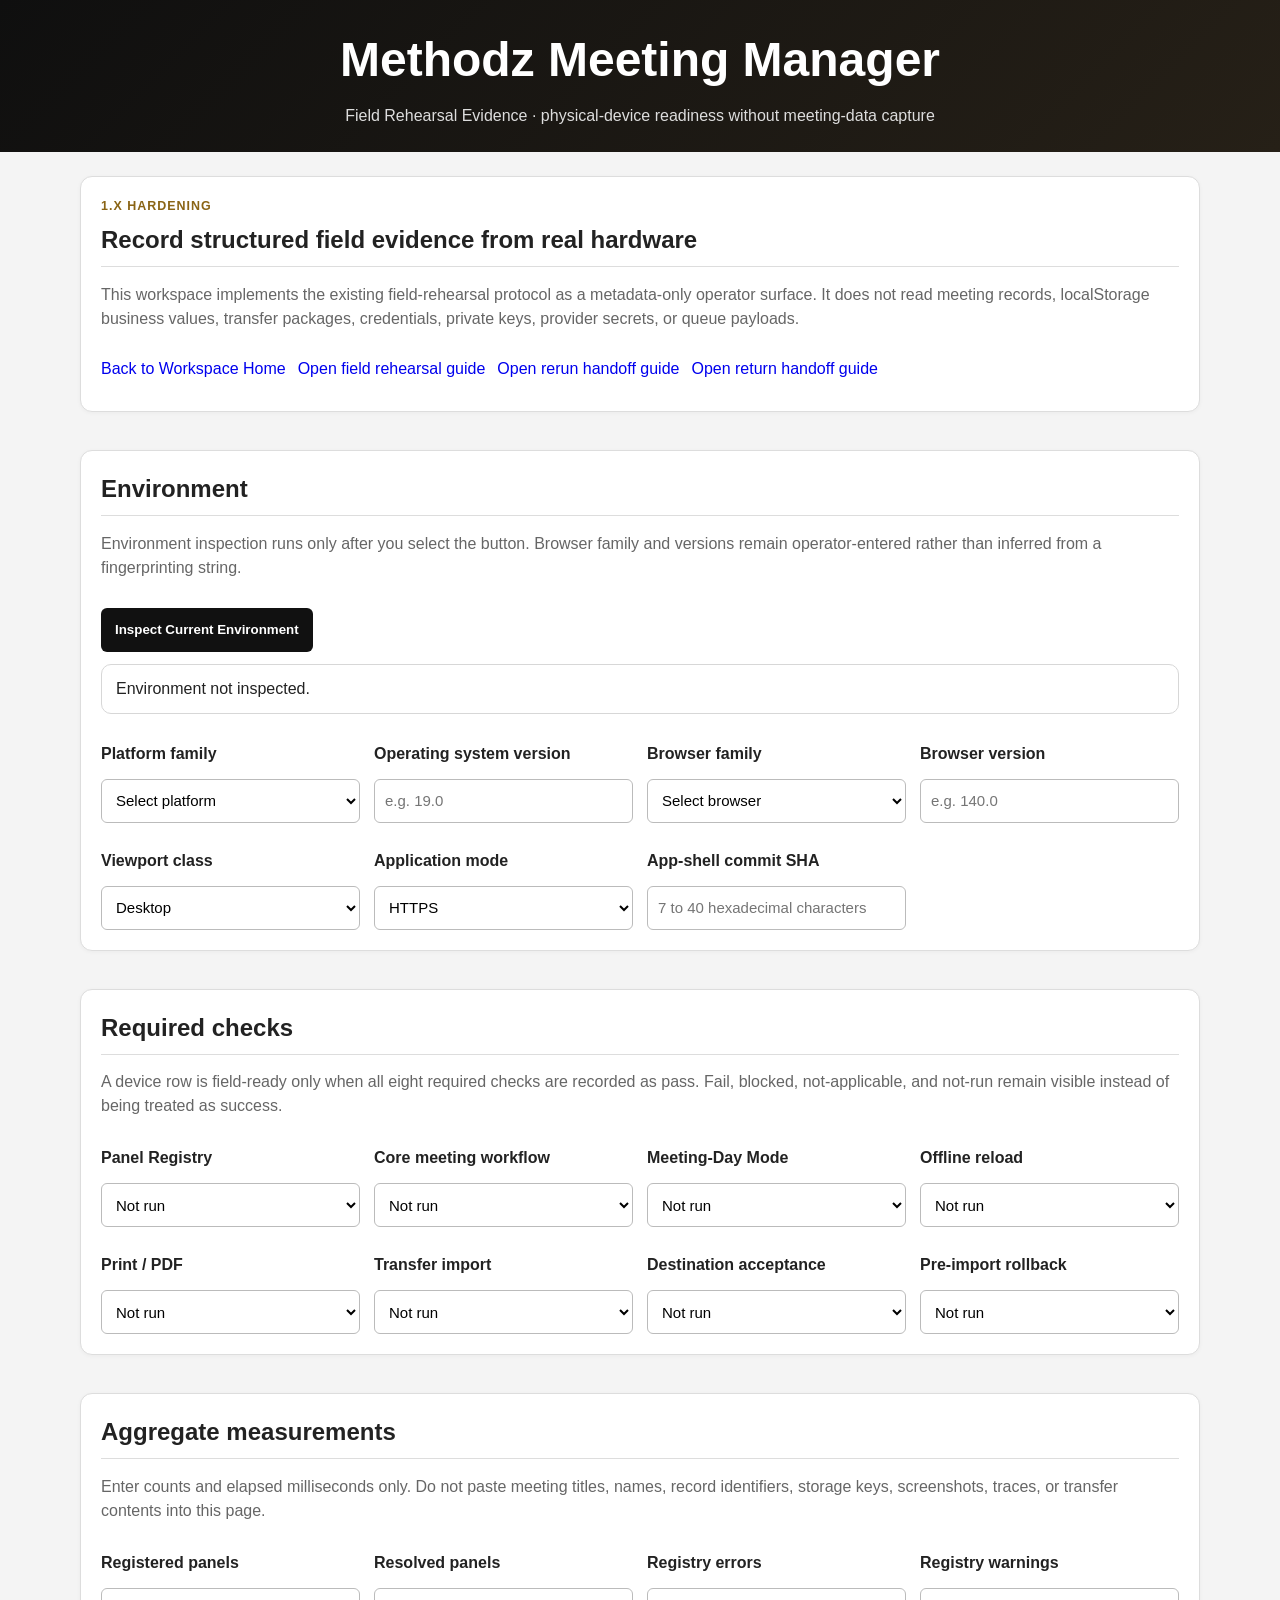
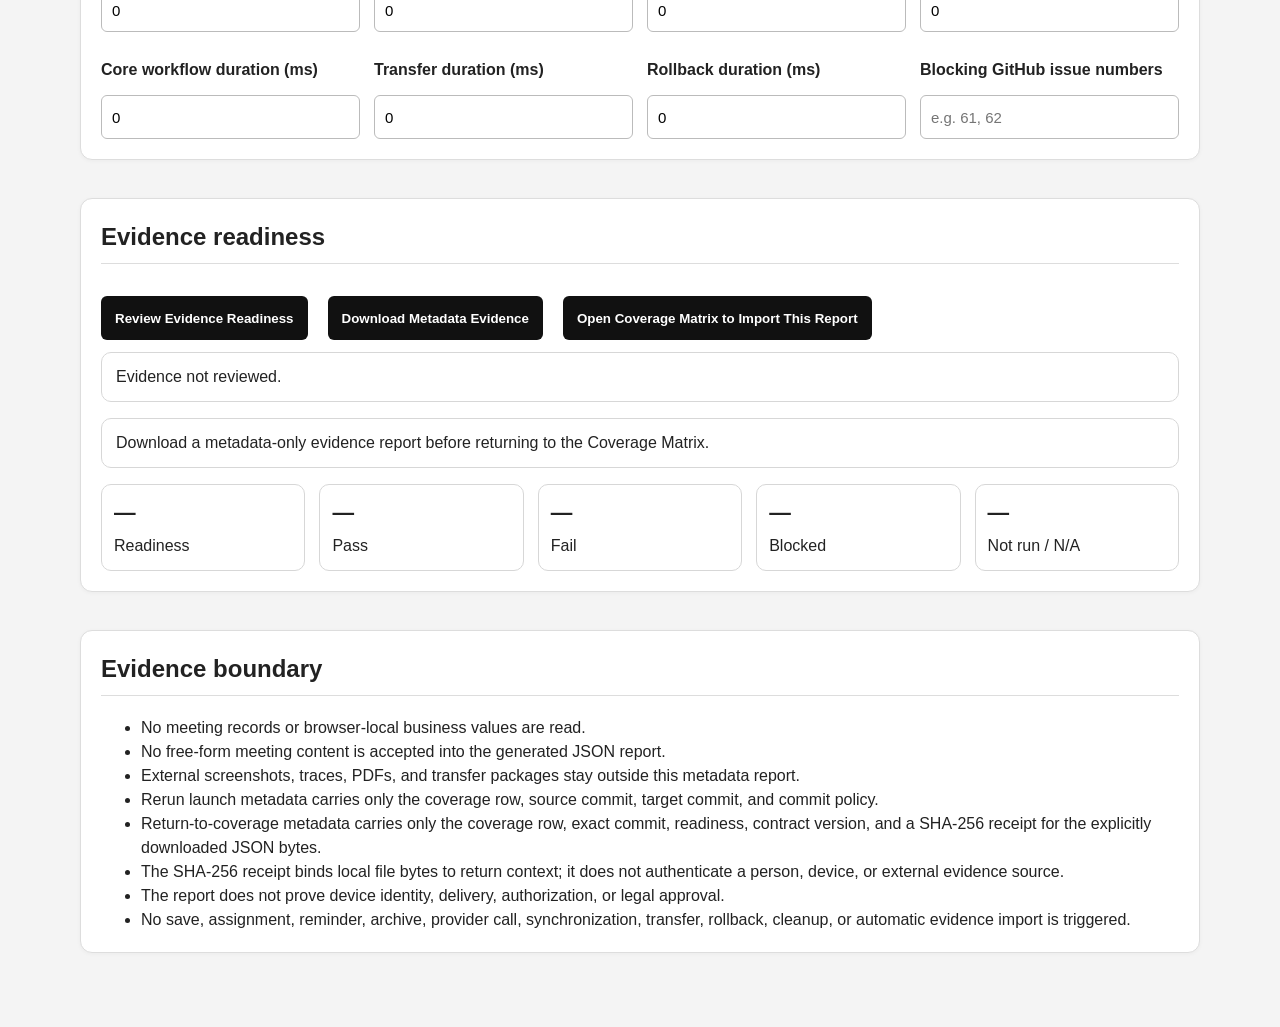
<file: rehearsal.html>
<!DOCTYPE html>
<html lang="en">
<head>
  <meta charset="UTF-8" />
  <meta name="viewport" content="width=device-width, initial-scale=1.0" />
  <meta name="description" content="Metadata-only physical-device field rehearsal evidence workspace for Methodz Meeting Manager." />
  <meta name="theme-color" content="#111111" />
  <link rel="manifest" href="manifest.webmanifest" />
  <link rel="icon" href="assets/icons/methodz-meeting.svg" type="image/svg+xml" />
  <title>Field Rehearsal Evidence · Methodz Meeting Manager</title>
  <link rel="stylesheet" href="style.css" />
  <link rel="stylesheet" href="field-rehearsal.css" />
</head>
<body>
  <header class="app-header">
    <h1>Methodz Meeting Manager</h1>
    <p>Field Rehearsal Evidence · physical-device readiness without meeting-data capture</p>
  </header>

  <main class="field-rehearsal-shell" id="mainContent" tabindex="-1">
    <section class="card" aria-labelledby="rehearsalTitle">
      <p class="eyebrow">1.x hardening</p>
      <h2 id="rehearsalTitle">Record structured field evidence from real hardware</h2>
      <p class="helper-text">
        This workspace implements the existing field-rehearsal protocol as a metadata-only operator surface. It does not read meeting records,
        localStorage business values, transfer packages, credentials, private keys, provider secrets, or queue payloads.
      </p>
      <div class="field-rehearsal-toolbar">
        <a class="field-rehearsal-link" href="index.html">Back to Workspace Home</a>
        <a class="field-rehearsal-link" href="docs/FIELD-REHEARSAL-WORKSPACE.md">Open field rehearsal guide</a>
        <a class="field-rehearsal-link" href="docs/FIELD-REHEARSAL-HANDOFF.md">Open rerun handoff guide</a>
        <a class="field-rehearsal-link" href="docs/FIELD-REHEARSAL-RETURN-HANDOFF.md">Open return handoff guide</a>
      </div>
    </section>

    <section class="card" id="rehearsalLaunchCard" aria-labelledby="rehearsalLaunchTitle" hidden>
      <p class="eyebrow">Rerun handoff</p>
      <h2 id="rehearsalLaunchTitle">Field Rehearsal target loaded</h2>
      <p id="rehearsalLaunchStatus" class="field-rehearsal-status" role="status" aria-live="polite">No launch metadata loaded.</p>
      <div class="field-rehearsal-grid" aria-label="Rehearsal launch metadata">
        <div class="field-rehearsal-field"><strong>Coverage row</strong><span id="launchTargetRow">—</span></div>
        <div class="field-rehearsal-field"><strong>Target commit</strong><span id="launchTargetCommit">—</span></div>
        <div class="field-rehearsal-field"><strong>Source commit</strong><span id="launchSourceCommit">—</span></div>
        <div class="field-rehearsal-field"><strong>Commit policy</strong><span id="launchCommitPolicy">—</span></div>
        <div class="field-rehearsal-field"><strong>Browser requirement</strong><span id="launchBrowserRequirement">—</span></div>
      </div>
      <p class="helper-text">Launch metadata is advisory and metadata-only. Inspect the actual device environment before recording results. OS and browser versions remain operator-entered.</p>
    </section>

    <section class="card" aria-labelledby="environmentTitle">
      <h2 id="environmentTitle">Environment</h2>
      <p class="helper-text">Environment inspection runs only after you select the button. Browser family and versions remain operator-entered rather than inferred from a fingerprinting string.</p>
      <div class="field-rehearsal-toolbar">
        <button type="button" id="inspectEnvironment">Inspect Current Environment</button>
      </div>
      <p id="environmentStatus" class="field-rehearsal-status" role="status" aria-live="polite">Environment not inspected.</p>
      <div class="field-rehearsal-grid">
        <div class="field-rehearsal-field">
          <label for="platformFamily">Platform family</label>
          <select id="platformFamily">
            <option value="">Select platform</option>
            <option value="android">Android phone</option>
            <option value="ios">iPhone / iOS</option>
            <option value="tablet">Tablet</option>
            <option value="desktop">Desktop</option>
            <option value="two-device">Two-device transfer pair</option>
          </select>
        </div>
        <div class="field-rehearsal-field">
          <label for="operatingSystemVersion">Operating system version</label>
          <input id="operatingSystemVersion" autocomplete="off" inputmode="text" maxlength="32" placeholder="e.g. 19.0" />
        </div>
        <div class="field-rehearsal-field">
          <label for="browserFamily">Browser family</label>
          <select id="browserFamily">
            <option value="">Select browser</option>
            <option value="chrome">Chrome</option>
            <option value="safari">Safari</option>
            <option value="firefox">Firefox</option>
            <option value="edge">Edge</option>
            <option value="other">Other</option>
          </select>
        </div>
        <div class="field-rehearsal-field">
          <label for="browserVersion">Browser version</label>
          <input id="browserVersion" autocomplete="off" inputmode="text" maxlength="32" placeholder="e.g. 140.0" />
        </div>
        <div class="field-rehearsal-field">
          <label for="viewportClass">Viewport class</label>
          <select id="viewportClass">
            <option value="phone">Phone</option>
            <option value="tablet">Tablet</option>
            <option value="desktop" selected>Desktop</option>
          </select>
        </div>
        <div class="field-rehearsal-field">
          <label for="serviceWorkerMode">Application mode</label>
          <select id="serviceWorkerMode">
            <option value="https">HTTPS</option>
            <option value="localhost">Localhost</option>
            <option value="direct-file">Direct file</option>
          </select>
        </div>
        <div class="field-rehearsal-field">
          <label for="commitSha">App-shell commit SHA</label>
          <input id="commitSha" autocomplete="off" inputmode="text" maxlength="40" placeholder="7 to 40 hexadecimal characters" />
        </div>
      </div>
    </section>

    <section class="card" aria-labelledby="resultsTitle">
      <h2 id="resultsTitle">Required checks</h2>
      <p class="helper-text">A device row is field-ready only when all eight required checks are recorded as pass. Fail, blocked, not-applicable, and not-run remain visible instead of being treated as success.</p>
      <div class="field-rehearsal-result-grid">
        <div class="field-rehearsal-field"><label for="result-panelRegistry">Panel Registry</label><select id="result-panelRegistry"><option value="not-run">Not run</option><option value="pass">Pass</option><option value="fail">Fail</option><option value="blocked">Blocked</option><option value="not-applicable">Not applicable</option></select></div>
        <div class="field-rehearsal-field"><label for="result-coreMeetingWorkflow">Core meeting workflow</label><select id="result-coreMeetingWorkflow"><option value="not-run">Not run</option><option value="pass">Pass</option><option value="fail">Fail</option><option value="blocked">Blocked</option><option value="not-applicable">Not applicable</option></select></div>
        <div class="field-rehearsal-field"><label for="result-meetingDayMode">Meeting-Day Mode</label><select id="result-meetingDayMode"><option value="not-run">Not run</option><option value="pass">Pass</option><option value="fail">Fail</option><option value="blocked">Blocked</option><option value="not-applicable">Not applicable</option></select></div>
        <div class="field-rehearsal-field"><label for="result-offlineReload">Offline reload</label><select id="result-offlineReload"><option value="not-run">Not run</option><option value="pass">Pass</option><option value="fail">Fail</option><option value="blocked">Blocked</option><option value="not-applicable">Not applicable</option></select></div>
        <div class="field-rehearsal-field"><label for="result-printOrPdf">Print / PDF</label><select id="result-printOrPdf"><option value="not-run">Not run</option><option value="pass">Pass</option><option value="fail">Fail</option><option value="blocked">Blocked</option><option value="not-applicable">Not applicable</option></select></div>
        <div class="field-rehearsal-field"><label for="result-transferImport">Transfer import</label><select id="result-transferImport"><option value="not-run">Not run</option><option value="pass">Pass</option><option value="fail">Fail</option><option value="blocked">Blocked</option><option value="not-applicable">Not applicable</option></select></div>
        <div class="field-rehearsal-field"><label for="result-destinationAcceptance">Destination acceptance</label><select id="result-destinationAcceptance"><option value="not-run">Not run</option><option value="pass">Pass</option><option value="fail">Fail</option><option value="blocked">Blocked</option><option value="not-applicable">Not applicable</option></select></div>
        <div class="field-rehearsal-field"><label for="result-preImportRollback">Pre-import rollback</label><select id="result-preImportRollback"><option value="not-run">Not run</option><option value="pass">Pass</option><option value="fail">Fail</option><option value="blocked">Blocked</option><option value="not-applicable">Not applicable</option></select></div>
      </div>
    </section>

    <section class="card" aria-labelledby="aggregateTitle">
      <h2 id="aggregateTitle">Aggregate measurements</h2>
      <p class="helper-text">Enter counts and elapsed milliseconds only. Do not paste meeting titles, names, record identifiers, storage keys, screenshots, traces, or transfer contents into this page.</p>
      <div class="field-rehearsal-grid">
        <div class="field-rehearsal-field"><label for="registeredPanels">Registered panels</label><input id="registeredPanels" type="number" min="0" step="1" value="0" /></div>
        <div class="field-rehearsal-field"><label for="resolvedPanels">Resolved panels</label><input id="resolvedPanels" type="number" min="0" step="1" value="0" /></div>
        <div class="field-rehearsal-field"><label for="registryErrors">Registry errors</label><input id="registryErrors" type="number" min="0" step="1" value="0" /></div>
        <div class="field-rehearsal-field"><label for="registryWarnings">Registry warnings</label><input id="registryWarnings" type="number" min="0" step="1" value="0" /></div>
        <div class="field-rehearsal-field"><label for="coreWorkflowDurationMs">Core workflow duration (ms)</label><input id="coreWorkflowDurationMs" type="number" min="0" step="1" value="0" /></div>
        <div class="field-rehearsal-field"><label for="transferDurationMs">Transfer duration (ms)</label><input id="transferDurationMs" type="number" min="0" step="1" value="0" /></div>
        <div class="field-rehearsal-field"><label for="rollbackDurationMs">Rollback duration (ms)</label><input id="rollbackDurationMs" type="number" min="0" step="1" value="0" /></div>
        <div class="field-rehearsal-field"><label for="blockingIssues">Blocking GitHub issue numbers</label><input id="blockingIssues" autocomplete="off" inputmode="numeric" maxlength="160" placeholder="e.g. 61, 62" /></div>
      </div>
    </section>

    <section class="card" aria-labelledby="evidenceTitle">
      <h2 id="evidenceTitle">Evidence readiness</h2>
      <div class="field-rehearsal-actions">
        <button type="button" id="reviewEvidence">Review Evidence Readiness</button>
        <button type="button" id="downloadEvidence">Download Metadata Evidence</button>
        <button type="button" id="returnToCoverage" disabled>Open Coverage Matrix to Import This Report</button>
      </div>
      <p id="evidenceStatus" class="field-rehearsal-status" role="status" aria-live="polite">Evidence not reviewed.</p>
      <p id="rehearsalReturnStatus" class="field-rehearsal-status" role="status" aria-live="polite">Download a metadata-only evidence report before returning to the Coverage Matrix.</p>
      <div class="field-rehearsal-metrics" aria-label="Field rehearsal result summary">
        <div class="field-rehearsal-metric"><strong id="readinessValue">—</strong><span>Readiness</span></div>
        <div class="field-rehearsal-metric"><strong id="passValue">—</strong><span>Pass</span></div>
        <div class="field-rehearsal-metric"><strong id="failValue">—</strong><span>Fail</span></div>
        <div class="field-rehearsal-metric"><strong id="blockedValue">—</strong><span>Blocked</span></div>
        <div class="field-rehearsal-metric"><strong id="pendingValue">—</strong><span>Not run / N/A</span></div>
      </div>
    </section>

    <section class="card" aria-labelledby="boundaryTitle">
      <h2 id="boundaryTitle">Evidence boundary</h2>
      <ul class="field-rehearsal-boundary-list">
        <li>No meeting records or browser-local business values are read.</li>
        <li>No free-form meeting content is accepted into the generated JSON report.</li>
        <li>External screenshots, traces, PDFs, and transfer packages stay outside this metadata report.</li>
        <li>Rerun launch metadata carries only the coverage row, source commit, target commit, and commit policy.</li>
        <li>Return-to-coverage metadata carries only the coverage row, exact commit, readiness, contract version, and a SHA-256 receipt for the explicitly downloaded JSON bytes.</li>
        <li>The SHA-256 receipt binds local file bytes to return context; it does not authenticate a person, device, or external evidence source.</li>
        <li>The report does not prove device identity, delivery, authorization, or legal approval.</li>
        <li>No save, assignment, reminder, archive, provider call, synchronization, transfer, rollback, cleanup, or automatic evidence import is triggered.</li>
      </ul>
    </section>
  </main>

  <script src="field-rehearsal-core.js"></script>
  <script src="field-rehearsal-launch-core.js"></script>
  <script src="field-evidence-integrity-core.js"></script>
  <script src="field-rehearsal-return-core.js"></script>
  <script src="field-rehearsal.js"></script>
  <script src="field-rehearsal-return.js"></script>
</body>
</html>
</file>
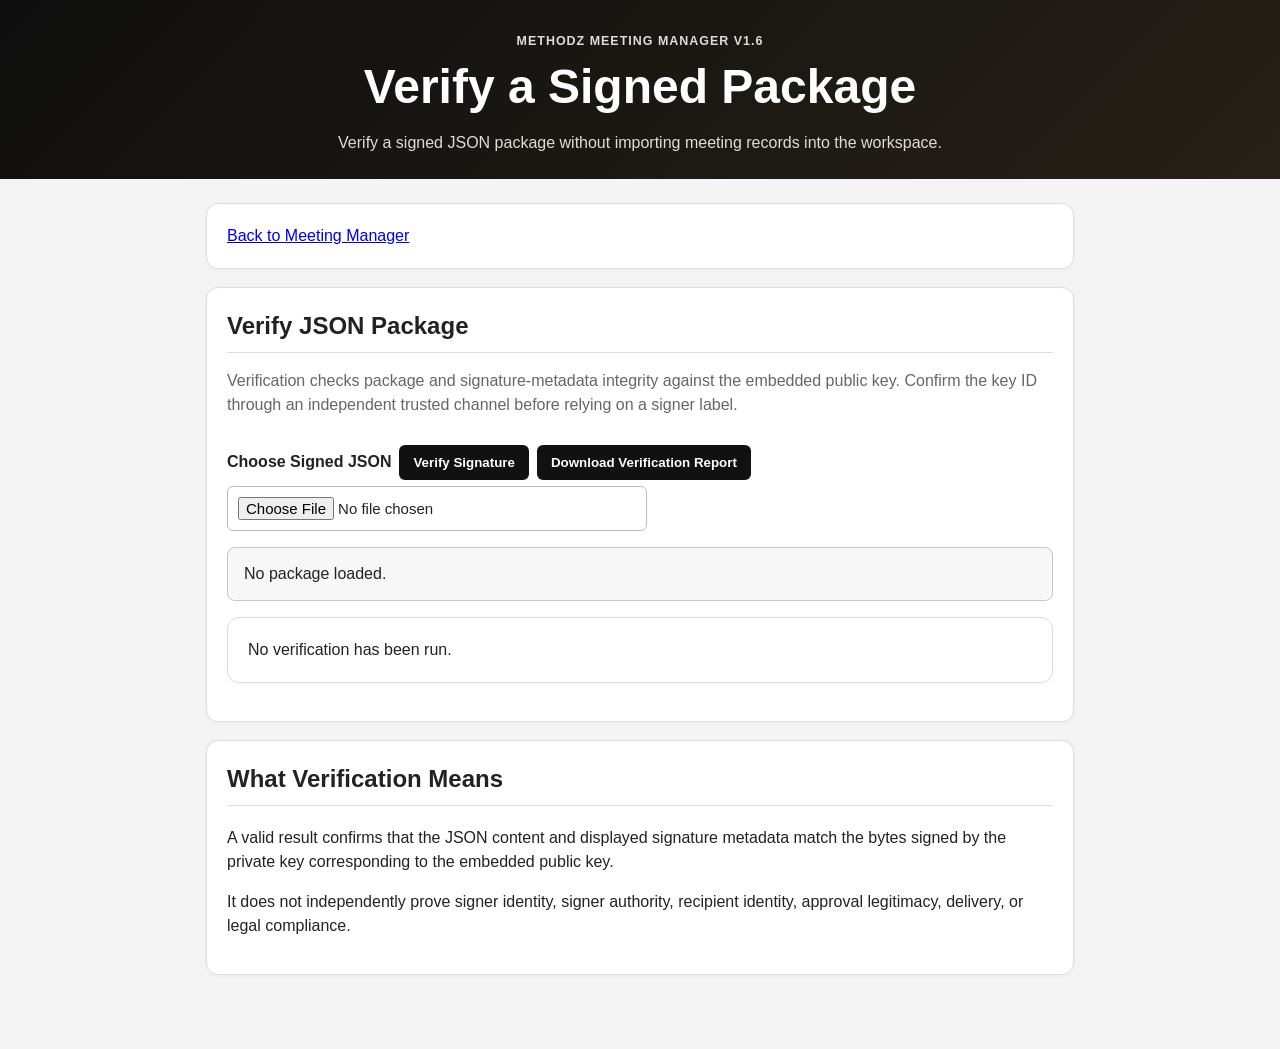
<file: verify.html>
<!DOCTYPE html>
<html lang="en">
<head>
  <meta charset="UTF-8" />
  <meta name="viewport" content="width=device-width, initial-scale=1.0" />
  <meta name="description" content="Offline signature verifier for Methodz Meeting Manager JSON packages." />
  <meta name="theme-color" content="#111111" />
  <link rel="manifest" href="manifest.webmanifest" />
  <link rel="icon" href="assets/icons/methodz-meeting.svg" type="image/svg+xml" />
  <title>Verify Signed Package | Methodz Meeting Manager</title>
  <link rel="stylesheet" href="style.css" />
  <link rel="stylesheet" href="features-v16.css" />
</head>
<body>
  <header class="app-header">
    <p class="eyebrow">Methodz Meeting Manager v1.6</p>
    <h1>Verify a Signed Package</h1>
    <p>Verify a signed JSON package without importing meeting records into the workspace.</p>
  </header>

  <main class="verify-shell-v16">
    <nav class="card" aria-label="Verifier navigation">
      <a class="button-like" href="meeting.html">Back to Meeting Manager</a>
    </nav>

    <section class="card">
      <h2>Verify JSON Package</h2>
      <p class="helper-text">Verification checks package and signature-metadata integrity against the embedded public key. Confirm the key ID through an independent trusted channel before relying on a signer label.</p>
      <div class="button-row">
        <label class="button-like" for="verifyPackageFileV16">Choose Signed JSON</label>
        <button type="button" onclick="verifySelectedPackageV16()">Verify Signature</button>
        <button type="button" onclick="downloadStandaloneVerificationV16()">Download Verification Report</button>
      </div>
      <input id="verifyPackageFileV16" class="import-control" type="file" accept="application/json,.json" onchange="loadStandalonePackageV16(event)" />
      <div id="verifyPackageSummaryV16" class="crypto-package-summary-v16">No package loaded.</div>
      <div id="verifyResultV16" class="card verify-result-v16" aria-live="polite">No verification has been run.</div>
    </section>

    <section class="card">
      <h2>What Verification Means</h2>
      <p>A valid result confirms that the JSON content and displayed signature metadata match the bytes signed by the private key corresponding to the embedded public key.</p>
      <p>It does not independently prove signer identity, signer authority, recipient identity, approval legitimacy, delivery, or legal compliance.</p>
    </section>
  </main>

  <script src="crypto-package-core.js"></script>
  <script src="verify.js"></script>
</body>
</html>
</file>
<file: style.css>
:root {
  --bg: #f4f4f4;
  --card: #ffffff;
  --text: #222222;
  --muted: #666666;
  --border: #dddddd;
  --header: #111111;
  --button: #111111;
  --button-hover: #333333;
  --accent: #d5a642;
  --accent-soft: #fff6dd;
  --danger: #8b1e1e;
  --success: #1f6f3d;
  --warning: #8a6415;
}

* {
  box-sizing: border-box;
}

body {
  margin: 0;
  font-family: Arial, sans-serif;
  background: var(--bg);
  color: var(--text);
  line-height: 1.5;
}

.app-header {
  background: linear-gradient(135deg, #0f0f0f, #262017);
  color: white;
  padding: 24px;
  text-align: center;
}

.app-header h1 {
  margin: 0;
  font-size: clamp(1.7rem, 5vw, 3rem);
}

.app-header p {
  margin: 8px 0 0;
  color: #dddddd;
}

.logo-row {
  display: flex;
  gap: 12px;
  justify-content: center;
  align-items: center;
  flex-wrap: wrap;
  margin-bottom: 18px;
}

.company-logo,
.logo-fallback {
  width: 160px;
  height: 82px;
  object-fit: contain;
  background: #ffffff;
  border: 1px solid #cccccc;
  border-radius: 10px;
  padding: 8px;
}

.logo-fallback {
  display: flex;
  align-items: center;
  justify-content: center;
  color: #222222;
  font-weight: 700;
  font-size: 0.85rem;
  text-align: center;
}

.app-shell {
  max-width: 1050px;
  margin: 20px auto;
  padding: 10px;
}

.card {
  background: var(--card);
  padding: 20px;
  margin-bottom: 18px;
  border-radius: 12px;
  border: 1px solid var(--border);
  box-shadow: 0 1px 4px rgba(0, 0, 0, 0.04);
}

.hero-card {
  display: flex;
  justify-content: space-between;
  gap: 18px;
  align-items: center;
  border-left: 5px solid var(--accent);
}

.hero-meta {
  display: flex;
  flex-direction: column;
  gap: 8px;
  align-items: flex-end;
}

.eyebrow {
  margin: 0 0 6px;
  color: #8a6415;
  text-transform: uppercase;
  letter-spacing: 0.08em;
  font-size: 0.78rem;
  font-weight: 700;
}

.status-pill,
.draft-pill,
.record-badge {
  background: #eeeeee;
  color: #222222;
  border: 1px solid #cccccc;
  padding: 8px 12px;
  border-radius: 999px;
  font-weight: 700;
  white-space: nowrap;
}

.draft-pill {
  background: var(--accent-soft);
  border-color: #efd37f;
  color: #553b00;
  font-size: 0.85rem;
}

.record-badge {
  background: #f1f1f1;
  font-size: 0.8rem;
}

h2 {
  margin-top: 0;
  border-bottom: 1px solid var(--border);
  padding-bottom: 8px;
}

h3 {
  margin-top: 20px;
  margin-bottom: 8px;
}

.helper-text {
  color: var(--muted);
  margin-top: -4px;
}

label {
  display: block;
  margin-top: 12px;
  font-weight: bold;
}

input,
textarea,
select {
  width: 100%;
  padding: 10px;
  margin-top: 6px;
  box-sizing: border-box;
  border: 1px solid #bbbbbb;
  border-radius: 6px;
  font-size: 15px;
  background: white;
}

input:focus,
textarea:focus,
select:focus {
  outline: 2px solid rgba(213, 166, 66, 0.35);
  border-color: var(--accent);
}

textarea {
  min-height: 140px;
  resize: vertical;
}

button {
  margin-top: 12px;
  margin-right: 8px;
  padding: 10px 14px;
  border: none;
  background: var(--button);
  color: white;
  border-radius: 6px;
  cursor: pointer;
  font-weight: 700;
}

button:hover {
  background: var(--button-hover);
}

.form-grid,
.records-toolbar {
  display: grid;
  gap: 12px;
}

.form-grid {
  grid-template-columns: repeat(auto-fit, minmax(220px, 1fr));
}

.quick-actions,
.button-row {
  display: flex;
  flex-wrap: wrap;
  gap: 8px;
  align-items: center;
}

.quick-actions button,
.button-row button {
  margin-right: 0;
}

.attendee,
.task,
.decision-item {
  border: 1px solid var(--border);
  padding: 14px;
  margin-top: 12px;
  border-radius: 8px;
  background: #fafafa;
}

.item-header,
.saved-record-header,
.section-subheader {
  display: flex;
  justify-content: space-between;
  align-items: flex-start;
  gap: 12px;
}

.item-header h3,
.saved-record-header p,
.section-subheader h2,
.section-subheader h3 {
  margin-top: 0;
}

.section-subheader {
  border-bottom: 1px solid var(--border);
  margin-bottom: 12px;
  padding-bottom: 8px;
}

.small-danger {
  background: var(--danger);
  padding: 7px 10px;
  font-size: 0.8rem;
}

.checkbox-grid {
  display: grid;
  grid-template-columns: repeat(auto-fit, minmax(220px, 1fr));
  gap: 8px;
}

.checkbox-grid label,
.agenda-list label {
  font-weight: normal;
}

.checkbox-grid input,
.agenda-list input {
  width: auto;
  margin-right: 8px;
}

.agenda-list h3 {
  padding-top: 8px;
  color: #333333;
}

.controls button {
  background: #333333;
}

.saved-record {
  border: 1px solid #cccccc;
  padding: 14px;
  margin-top: 12px;
  background: #fafafa;
  border-radius: 10px;
}

.saved-record strong {
  font-size: 1.05rem;
}

.saved-record p {
  color: var(--muted);
  margin: 6px 0;
}

.record-summary {
  background: #ffffff;
  border: 1px solid #eeeeee;
  padding: 8px;
  border-radius: 6px;
}

.saved-record pre {
  white-space: pre-wrap;
  background: #f0f0f0;
  padding: 10px;
  border-radius: 6px;
  overflow-x: auto;
}

.import-control {
  max-width: 420px;
}

.structured-shell,
.task-filter-panel {
  margin-top: 18px;
  padding: 14px;
  border: 1px solid var(--border);
  border-radius: 10px;
  background: #fbfbfb;
}

.validation-card {
  border-left: 5px solid #cccccc;
}

.validation-summary {
  padding: 10px 12px;
  border-radius: 8px;
  font-weight: 700;
  background: #eeeeee;
  border: 1px solid #cccccc;
}

.validation-summary.is-clean {
  color: var(--success);
  background: #eaf7ef;
  border-color: #b9ddc6;
}

.validation-summary.has-warnings {
  color: var(--warning);
  background: var(--accent-soft);
  border-color: #efd37f;
}

.validation-summary.has-blockers {
  color: var(--danger);
  background: #fff0f0;
  border-color: #e5b2b2;
}

.validation-list {
  margin: 12px 0 0;
  padding-left: 20px;
}

.validation-list li {
  margin: 6px 0;
}

.validation-pass {
  color: var(--success);
}

.validation-warning {
  color: var(--warning);
}

.validation-blocker {
  color: var(--danger);
  font-weight: 700;
}

.minutes-preview {
  border-left: 5px solid var(--accent);
}

.minutes-document {
  background: #ffffff;
  border: 1px solid var(--border);
  border-radius: 10px;
  padding: 18px;
}

.minutes-document header {
  border-bottom: 2px solid #111111;
  margin-bottom: 18px;
  padding-bottom: 12px;
}

.minutes-document h1 {
  margin: 0;
}

.minutes-document h2 {
  margin-top: 24px;
}

.minutes-document table {
  border-collapse: collapse;
  width: 100%;
  margin-top: 10px;
}

.minutes-document th,
.minutes-document td {
  border: 1px solid #cccccc;
  padding: 8px;
  text-align: left;
  vertical-align: top;
}

.minutes-document th {
  background: #f4f4f4;
}

.minutes-document dl {
  display: grid;
  grid-template-columns: minmax(120px, 190px) 1fr;
  gap: 6px 12px;
}

.minutes-document dt {
  font-weight: 700;
}

.minutes-document dd {
  margin: 0;
}

[hidden] {
  display: none !important;
}

@media (max-width: 720px) {
  .app-header {
    padding: 18px 12px;
  }

  .company-logo,
  .logo-fallback {
    width: 135px;
    height: 70px;
  }

  .hero-card,
  .saved-record-header,
  .section-subheader {
    align-items: flex-start;
    flex-direction: column;
  }

  .hero-meta {
    align-items: flex-start;
  }

  .card {
    padding: 16px;
  }

  button,
  .quick-actions button,
  .button-row button {
    width: 100%;
    margin-right: 0;
  }

  .minutes-document dl {
    grid-template-columns: 1fr;
  }
}

@media print {
  button,
  .small-danger,
  .quick-actions,
  .records-toolbar,
  .saved-record .button-row,
  .validation-card,
  .task-filter-panel {
    display: none !important;
  }

  body {
    background: white;
  }

  .app-header {
    background: white;
    color: black;
    border-bottom: 2px solid #000;
  }

  .app-header p {
    color: black;
  }

  .card {
    page-break-inside: avoid;
    box-shadow: none;
  }

  .minutes-preview {
    display: block !important;
    border: none;
  }

  .minutes-document {
    border: none;
    padding: 0;
  }
}
</file>
<file: workspace-home.css>
/* Methodz Meeting Manager Workspace Home presentation. */
.workspace-home-shell {
  width: min(1120px, calc(100% - 24px));
  margin: 20px auto 48px;
}

.workspace-home-hero {
  border-left: 5px solid var(--accent);
}

.workspace-home-hero h2,
.workspace-home-snapshot h2,
.workspace-home-launches h2,
.workspace-home-boundary h2 {
  margin-bottom: 10px;
}

.workspace-home-toolbar {
  display: flex;
  flex-wrap: wrap;
  gap: 10px;
  align-items: center;
  margin-top: 16px;
}

.workspace-home-toolbar button {
  min-height: 44px;
  margin: 0;
}

.workspace-home-status {
  margin: 14px 0 0;
  padding: 10px 12px;
  border: 1px solid var(--border);
  border-radius: 8px;
  background: #f7f7f7;
}

.workspace-home-status[data-tone="success"] {
  color: var(--success);
  background: #eaf7ef;
  border-color: #b9ddc6;
}

.workspace-home-status[data-tone="error"] {
  color: var(--danger);
  background: #fff0f0;
  border-color: #e5b2b2;
}

.workspace-home-metrics {
  display: grid;
  grid-template-columns: repeat(4, minmax(0, 1fr));
  gap: 12px;
  margin-top: 16px;
}

.workspace-home-metric {
  min-width: 0;
  padding: 16px;
  border: 1px solid var(--border);
  border-radius: 10px;
  background: #fafafa;
}

.workspace-home-metric strong {
  display: block;
  font-size: clamp(1.65rem, 5vw, 2.2rem);
  line-height: 1.1;
}

.workspace-home-metric span {
  display: block;
  margin-top: 6px;
  color: var(--muted);
  font-weight: 700;
}

.workspace-home-bound-warning {
  margin: 14px 0 0;
  padding: 10px 12px;
  color: var(--warning);
  background: var(--accent-soft);
  border: 1px solid #efd37f;
  border-radius: 8px;
}

.workspace-home-launch-grid {
  display: grid;
  grid-template-columns: repeat(3, minmax(0, 1fr));
  gap: 14px;
  margin-top: 16px;
}

.workspace-home-launch-card {
  display: flex;
  flex-direction: column;
  min-width: 0;
  min-height: 190px;
  padding: 18px;
  border: 1px solid var(--border);
  border-radius: 12px;
  background: #fafafa;
}

.workspace-home-launch-card h3 {
  margin: 0 0 8px;
}

.workspace-home-launch-card p {
  margin: 0 0 18px;
  color: var(--muted);
}

.workspace-home-link {
  display: inline-flex;
  align-items: center;
  justify-content: center;
  min-height: 44px;
  margin-top: auto;
  padding: 10px 14px;
  border-radius: 7px;
  background: var(--button);
  color: #ffffff;
  font-weight: 700;
  text-decoration: none;
  text-align: center;
}

.workspace-home-link:hover,
.workspace-home-link:focus-visible {
  background: var(--button-hover);
}

.workspace-home-link:focus-visible,
.workspace-home-toolbar button:focus-visible {
  outline: 3px solid rgba(213, 166, 66, 0.45);
  outline-offset: 2px;
}

.workspace-home-boundary ul {
  margin-bottom: 0;
}

@media (max-width: 820px) {
  .workspace-home-metrics,
  .workspace-home-launch-grid {
    grid-template-columns: repeat(2, minmax(0, 1fr));
  }
}

@media (max-width: 520px) {
  .workspace-home-shell {
    width: min(100% - 16px, 1120px);
    margin-top: 10px;
  }

  .workspace-home-metrics,
  .workspace-home-launch-grid {
    grid-template-columns: 1fr;
  }

  .workspace-home-launch-card {
    min-height: 0;
  }

  .workspace-home-toolbar,
  .workspace-home-toolbar button,
  .workspace-home-link {
    width: 100%;
  }
}
</file>
<file: features-v07.css>
/* Methodz Meeting Manager v0.7 archive, adapter, and organization directory styles. */

.v07-card,
.organization-directory-panel {
  border-top: 4px solid var(--accent);
}

.organization-directory-panel {
  margin-top: 24px;
  padding-top: 18px;
}

.directory-count,
.adapter-badge {
  border: 1px solid var(--border);
  border-radius: 999px;
  padding: 7px 11px;
  font-size: 0.82rem;
  font-weight: 700;
  white-space: nowrap;
  background: #f5f5f5;
}

.adapter-badge.is-ready {
  border-color: #3d7c4a;
  background: #edf7ef;
  color: #24592f;
}

.adapter-badge.has-error {
  border-color: #9b2c2c;
  background: #fff1f1;
  color: #7d1e1e;
}

.compact-textarea {
  min-height: 88px;
}

.organization-directory-list {
  display: grid;
  gap: 12px;
  margin-top: 18px;
}

.organization-directory-entry {
  display: flex;
  justify-content: space-between;
  gap: 18px;
  align-items: flex-start;
  padding: 14px;
  border: 1px solid var(--border);
  border-radius: 8px;
  background: #fafafa;
}

.organization-directory-entry p {
  margin: 5px 0 0;
}

.archive-link-button {
  display: inline-flex;
  align-items: center;
  text-decoration: none;
}

.archive-body {
  background: #ececec;
}

.archive-header {
  text-align: left;
}

.archive-header .eyebrow {
  margin-bottom: 4px;
}

.archive-shell {
  max-width: 1180px;
  margin: 20px auto;
  padding: 10px;
}

.archive-toolbar {
  display: flex;
  flex-wrap: wrap;
  gap: 10px;
  align-items: center;
}

.archive-toolbar button,
.archive-toolbar .button-like {
  margin: 0;
}

.archive-title-card {
  display: flex;
  justify-content: space-between;
  align-items: flex-start;
  gap: 18px;
}

.archive-title-card h2 {
  border-bottom: 0;
  padding-bottom: 0;
  margin-bottom: 6px;
}

.archive-definition-grid {
  display: grid;
  grid-template-columns: repeat(auto-fit, minmax(210px, 1fr));
  gap: 12px;
  margin: 0;
}

.archive-definition-grid > div {
  border: 1px solid var(--border);
  border-radius: 7px;
  padding: 12px;
  background: #fafafa;
}

.archive-definition-grid dt {
  color: var(--muted);
  font-size: 0.78rem;
  font-weight: 700;
  letter-spacing: 0.04em;
  text-transform: uppercase;
}

.archive-definition-grid dd {
  margin: 5px 0 0;
  font-weight: 700;
  overflow-wrap: anywhere;
}

.compact-definition-grid {
  grid-template-columns: repeat(auto-fit, minmax(160px, 1fr));
}

.archive-card-grid {
  display: grid;
  grid-template-columns: repeat(auto-fit, minmax(230px, 1fr));
  gap: 12px;
}

.archive-mini-card {
  border: 1px solid var(--border);
  border-radius: 8px;
  background: #fafafa;
  padding: 14px;
}

.archive-mini-card p {
  margin: 6px 0 0;
}

.archive-table-wrap {
  overflow-x: auto;
}

.archive-table {
  width: 100%;
  border-collapse: collapse;
}

.archive-table th,
.archive-table td {
  vertical-align: top;
}

.archive-break-word {
  overflow-wrap: anywhere;
  word-break: break-word;
  max-width: 280px;
}

.archive-audit-block {
  margin-top: 20px;
  padding-top: 16px;
  border-top: 1px solid var(--border);
}

.archive-check-list {
  list-style: none;
  padding: 0;
  margin: 8px 0 0;
}

.archive-check-list li {
  display: flex;
  gap: 8px;
  padding: 7px 0;
  border-bottom: 1px solid #eeeeee;
}

.archive-check-list .is-complete {
  color: #24592f;
}

.archive-check-list .is-open {
  color: #5d4b16;
}

.archive-prose p {
  white-space: normal;
  overflow-wrap: anywhere;
}

.archive-error {
  border-left: 5px solid var(--danger);
}

@media (max-width: 720px) {
  .organization-directory-entry,
  .archive-title-card {
    flex-direction: column;
  }

  .organization-directory-entry .button-row,
  .archive-toolbar {
    width: 100%;
  }

  .archive-toolbar button,
  .archive-toolbar .button-like {
    width: 100%;
    justify-content: center;
  }
}

@media print {
  .archive-body {
    background: white;
  }

  .archive-toolbar,
  .organization-directory-panel,
  .adapter-card,
  #numberingSettingsPanel,
  #organizationPresetPanel,
  #duplicateReviewPanelV06,
  #syncReadinessPanelV06,
  #openTaskDashboard,
  #attachmentIndexPanelV05,
  .records-toolbar,
  #savedRecords {
    display: none !important;
  }

  .archive-shell {
    max-width: none;
    margin: 0;
    padding: 0;
  }

  .archive-header {
    padding: 0 0 12px;
    margin-bottom: 14px;
  }

  .archive-header .eyebrow {
    color: black;
  }

  .archive-title-card,
  .archive-mini-card,
  .archive-definition-grid > div,
  .attendee,
  .decision-item,
  .task,
  .attachment-item {
    break-inside: avoid;
    page-break-inside: avoid;
  }

  .archive-table {
    font-size: 10pt;
  }

  .archive-table th,
  .archive-table td {
    border: 1px solid #888888;
    padding: 6px;
  }

  .archive-record-audit {
    font-size: 9pt;
  }

  a {
    color: black;
    text-decoration: none;
  }
}
</file>
<file: features-v10.css>
/* Methodz Meeting Manager v1.0 release styles. */
.v10-card {
  border-top: 4px solid var(--accent);
}

.release-badge-v10,
.governance-badge-v10,
.source-badge-v10,
.release-ready-v10,
.release-issue-v10 {
  display: inline-flex;
  align-items: center;
  width: fit-content;
  padding: 0.28rem 0.58rem;
  border-radius: 999px;
  font-size: 0.78rem;
  font-weight: 700;
  line-height: 1.2;
}

.release-badge-v10,
.governance-badge-v10,
.source-active-v10,
.release-ready-v10 {
  background: #e8f5e9;
  color: #1b5e20;
  border: 1px solid #a5d6a7;
}

.source-archived-v10 {
  background: #eceff1;
  color: #37474f;
  border: 1px solid #b0bec5;
}

.release-issue-v10,
.has-issue-v10 {
  background: #fff3e0;
  color: #8a4b00;
  border-color: #ffcc80;
}

.governance-context-grid-v10,
.workspace-filter-grid-v10 {
  display: grid;
  grid-template-columns: repeat(auto-fit, minmax(210px, 1fr));
  gap: 12px;
}

.governance-fieldset-v10,
.signature-controls-v10 fieldset {
  margin: 16px 0 0;
  padding: 14px;
  border: 1px solid var(--border);
  border-radius: 8px;
  background: #fafafa;
}

.governance-fieldset-v10 legend,
.signature-controls-v10 legend {
  padding: 0 6px;
  font-weight: 700;
}

.governance-role-grid-v10 label,
.consent-label-v10 {
  font-weight: normal;
}

.governance-evaluation-v10,
.signature-review-v10,
.release-ready-message-v10 {
  margin-top: 14px;
  padding: 12px;
  border-radius: 8px;
  background: #f7f7f7;
  border: 1px solid var(--border);
}

.governance-evaluation-v10 {
  display: flex;
  flex-wrap: wrap;
  gap: 10px;
  justify-content: space-between;
}

.signature-review-v10 {
  display: grid;
  gap: 10px;
  margin-bottom: 14px;
}

#signatureReviewSummaryV10 {
  display: flex;
  flex-wrap: wrap;
  gap: 8px;
}

#signatureReviewSummaryV10 span {
  padding: 7px 9px;
  border-radius: 6px;
  background: white;
  border: 1px solid var(--border);
}

.signature-controls-v10 {
  margin-top: 14px;
  border-top: 1px dashed var(--border);
  padding-top: 2px;
}

.signature-consent-accepted-v10 {
  width: auto;
  margin-right: 8px;
}

.records-workspace-body-v10 {
  margin-top: 14px;
}

.workspace-record-v10 {
  display: grid;
  grid-template-columns: minmax(0, 1fr) auto auto;
  gap: 12px;
  align-items: center;
  padding: 12px;
  margin-top: 10px;
  border: 1px solid var(--border);
  border-radius: 8px;
  background: #fafafa;
}

.workspace-record-v10 p {
  margin: 4px 0 0;
  color: var(--muted);
}

.records-workspace-table-v10 th,
.records-workspace-table-v10 td {
  vertical-align: top;
}

.provider-grid-v10 {
  display: grid;
  grid-template-columns: repeat(auto-fit, minmax(200px, 1fr));
  gap: 12px;
}

.provider-card-v10,
.release-findings-v10 article {
  padding: 14px;
  border: 1px solid var(--border);
  border-radius: 8px;
  background: #fafafa;
}

.provider-card-v10 p {
  margin: 6px 0 0;
}

.release-findings-v10 {
  display: grid;
  gap: 10px;
  margin-top: 12px;
}

.release-findings-v10 article p {
  margin-bottom: 0;
}

.release-error-v10 {
  color: #8b1e1e;
}

.release-warning-v10 {
  color: #8a4b00;
}

.archive-governance-v10,
.archive-consent-v10 {
  page-break-inside: avoid;
}

@media (max-width: 720px) {
  .records-workspace-table-v10 {
    min-width: 900px;
  }

  .workspace-record-v10 {
    grid-template-columns: 1fr;
  }

  .governance-evaluation-v10 {
    flex-direction: column;
  }
}

@media print {
  #recordsWorkspaceV10,
  #providerReadinessV10,
  #releaseGateV10,
  #recordGovernancePanelV10 .button-row,
  .signature-review-v10 .button-row {
    display: none !important;
  }

  .signature-controls-v10 fieldset,
  .governance-fieldset-v10 {
    background: white;
  }
}
</file>
<file: features-v11.css>
/* Methodz Meeting Manager v1.1 retention and partner-safe export styles. */
.v11-card {
  border-color: #d9c99a;
}

.release-badge-v11,
.retention-badge-v11,
.hold-badge-v11,
.due-badge-v11,
.archive-retention-v11 {
  display: inline-flex;
  align-items: center;
  border-radius: 999px;
  padding: 4px 9px;
  font-size: 0.76rem;
  font-weight: 700;
  line-height: 1.2;
}

.release-badge-v11,
.retention-badge-v11,
.archive-retention-v11 {
  background: #f2ead2;
  color: #5c4712;
  border: 1px solid #d8c27e;
}

.hold-badge-v11 {
  background: #ffe3e3;
  color: #7c1515;
  border: 1px solid #d99a9a;
}

.due-badge-v11 {
  background: #fff1cf;
  color: #6d4800;
  border: 1px solid #dfbf6a;
}

.retention-badges-v11 {
  display: inline-flex;
  flex-wrap: wrap;
  gap: 6px;
  margin-left: 8px;
}

.retention-grid-v11,
.external-export-grid-v11,
.retention-filter-grid-v11 {
  grid-template-columns: repeat(auto-fit, minmax(210px, 1fr));
}

.retention-hold-v11,
.custom-export-fields-v11 {
  margin-top: 18px;
  border: 1px solid #d7d7d7;
  border-radius: 8px;
  padding: 14px;
  background: #fbfbfb;
}

.inline-check-v11 {
  display: flex;
  align-items: center;
  gap: 8px;
  margin: 0 0 8px;
}

.inline-check-v11 input {
  width: auto;
  margin: 0;
}

.hold-status-v11,
.external-export-status-v11 {
  margin-top: 12px;
  padding: 10px 12px;
  border-radius: 7px;
  border: 1px solid #d6d6d6;
  background: #f7f7f7;
}

.hold-status-v11.is-hold-v11,
.external-export-status-v11[data-state="error"] {
  background: #fff0f0;
  border-color: #d9a4a4;
  color: #7b1f1f;
}

.hold-status-v11.is-clear-v11,
.external-export-status-v11[data-state="ready"] {
  background: #eff9f0;
  border-color: #a6cda9;
  color: #235c2a;
}

.external-export-status-v11[data-state="working"] {
  background: #eef5ff;
  border-color: #adc5e5;
  color: #244f7c;
}

.retention-row-v11 {
  display: grid;
  grid-template-columns: minmax(0, 1fr) auto;
  align-items: center;
  gap: 14px;
  padding: 12px 0;
  border-bottom: 1px solid #e3e3e3;
}

.retention-row-v11:last-child {
  border-bottom: 0;
}

.retention-row-v11 p {
  margin: 4px 0 0;
  color: #666666;
}

.external-export-preview-v11 {
  margin-top: 14px;
  border: 1px solid #d7d7d7;
  border-radius: 8px;
  padding: 10px 12px;
}

.external-export-preview-v11 summary {
  cursor: pointer;
  font-weight: 700;
}

.external-export-preview-v11 pre {
  max-height: 520px;
  overflow: auto;
  white-space: pre-wrap;
  overflow-wrap: anywhere;
  background: #f3f3f3;
  border-radius: 6px;
  padding: 12px;
}

.archived-record-v08 button[data-action="delete"]:disabled {
  cursor: not-allowed;
  opacity: 0.55;
}

.archive-retention-detail-v11.archive-hold-active-v11 {
  border-color: #d99a9a;
  background: #fffafa;
}

.archive-hold-warning-v11 {
  padding: 10px 12px;
  border-radius: 7px;
  background: #fff0f0;
  color: #7b1f1f;
  font-weight: 700;
}

@media (max-width: 720px) {
  .retention-row-v11 {
    grid-template-columns: 1fr;
  }

  .retention-badges-v11 {
    display: flex;
    margin: 8px 0 0;
  }
}

@media print {
  #recordRetentionPanelV11,
  #retentionDashboardV11,
  #externalExportPanelV11 {
    display: none !important;
  }
}
</file>
<file: features-v13.css>
/* Methodz Meeting Manager v1.3 disposition and preservation-audit presentation. */
.v13-card { border-top: 4px solid #6f4a19; }
.release-badge-v13 { display:inline-flex;align-items:center;justify-content:center;min-width:3.2rem;padding:.35rem .65rem;border-radius:999px;background:#f3e2c4;color:#49300d;font-weight:800; }
.disposition-status-v13,.chain-status-v13 { margin-top:1rem;padding:.85rem 1rem;border:1px solid #c7c7c7;border-radius:8px;background:#f7f7f7;font-weight:700; }
.is-approved-v13 { border-color:#4f7f55;background:#eef8ef;color:#244c2a; }
.is-blocked-v13 { border-color:#9a6e21;background:#fff8df;color:#5e4314; }
.is-error-v13 { border-color:#9a3434;background:#fff0f0;color:#682222; }
.disposition-list-v13 { display:grid;gap:.75rem;margin-top:1rem; }
.disposition-card-v13 { border:1px solid var(--border);border-radius:8px;padding:1rem;background:#fafafa; }
.disposition-card-v13 dl { display:grid;grid-template-columns:max-content 1fr;gap:.35rem .8rem;margin:.7rem 0 0; }
.disposition-card-v13 dt { font-weight:700; }
.disposition-badge-v13 { display:inline-flex;margin-left:.5rem;padding:.2rem .55rem;border-radius:999px;background:#f3e2c4;color:#49300d;font-size:.78rem;font-weight:800; }
.event-chain-v13 { max-height:24rem;overflow:auto;margin-top:1rem; }
.event-chain-v13 code { overflow-wrap:anywhere; }
@media (max-width:720px){.disposition-card-v13 dl{grid-template-columns:1fr}.disposition-card-v13 dd{margin:0 0 .5rem}}
@media print { #dispositionPanelV13,#preservationAuditPanelV13{display:none!important;} }
</file>
<file: features-v167.css>
/* Methodz Meeting Manager v1.6.7 mobile and cross-device readiness styles. */

html {
  -webkit-text-size-adjust: 100%;
  text-size-adjust: 100%;
  scroll-padding-top: 16px;
}

body {
  overflow-wrap: anywhere;
}

button,
.button-like,
input,
select,
textarea,
summary {
  touch-action: manipulation;
}

button,
.button-like {
  min-height: 44px;
}

.device-readiness-card-v167 {
  border-left: 5px solid var(--accent);
}

.device-readiness-header-v167 {
  align-items: center;
}

.device-readiness-header-v167 .eyebrow {
  margin-bottom: 3px;
}

.device-readiness-badge-v167.is-ready {
  background: #eaf7ef;
  border-color: #b9ddc6;
  color: var(--success);
}

.device-readiness-badge-v167.is-review {
  background: var(--accent-soft);
  border-color: #efd37f;
  color: var(--warning);
}

.device-readiness-badge-v167.is-limited {
  background: #fff0f0;
  border-color: #e2b8b8;
  color: var(--danger);
}

.device-readiness-summary-v167 {
  margin: 12px 0;
  padding: 10px 12px;
  border: 1px solid var(--border);
  border-radius: 8px;
  background: #fafafa;
  font-weight: 700;
}

.device-readiness-grid-v167 {
  display: grid;
  grid-template-columns: repeat(auto-fit, minmax(220px, 1fr));
  gap: 12px;
}

.device-check-v167 {
  min-width: 0;
  padding: 14px;
  border: 1px solid var(--border);
  border-left: 4px solid #cccccc;
  border-radius: 10px;
  background: #fbfbfb;
}

.device-check-v167.is-ready {
  border-left-color: var(--success);
}

.device-check-v167.is-review {
  border-left-color: var(--warning);
}

.device-check-v167.is-limited {
  border-left-color: var(--danger);
}

.device-check-heading-v167 {
  display: flex;
  align-items: flex-start;
  justify-content: space-between;
  gap: 10px;
}

.device-check-heading-v167 h3 {
  margin: 0;
  font-size: 1rem;
}

.device-check-heading-v167 span {
  flex: 0 0 auto;
  padding: 3px 8px;
  border-radius: 999px;
  background: #eeeeee;
  font-size: 0.76rem;
  font-weight: 700;
}

.device-check-value-v167 {
  margin: 10px 0 4px;
  font-weight: 700;
}

.device-check-v167 .helper-text {
  margin: 0;
}

.device-readiness-actions-v167 {
  margin-top: 14px;
}

.device-transfer-details-v167 {
  margin-top: 14px;
  padding: 10px 12px;
  border: 1px solid var(--border);
  border-radius: 8px;
  background: #fafafa;
}

.device-transfer-details-v167 summary {
  display: flex;
  align-items: center;
  min-height: 44px;
  cursor: pointer;
  font-weight: 700;
}

.mobile-action-dock-v167 {
  display: none;
}

@media (max-width: 720px) {
  body {
    padding-bottom: calc(76px + env(safe-area-inset-bottom));
  }

  .app-header {
    padding-top: calc(18px + env(safe-area-inset-top));
    padding-right: calc(12px + env(safe-area-inset-right));
    padding-left: calc(12px + env(safe-area-inset-left));
  }

  .app-shell,
  .archive-shell,
  .verify-shell-v16 {
    width: 100%;
    max-width: 100%;
    margin: 10px auto;
    padding-right: calc(8px + env(safe-area-inset-right));
    padding-left: calc(8px + env(safe-area-inset-left));
  }

  input,
  select,
  textarea {
    min-height: 44px;
    font-size: 16px;
  }

  textarea {
    min-height: 150px;
  }

  .card,
  .attendee,
  .task,
  .decision-item,
  .saved-record,
  .structured-shell,
  .task-filter-panel {
    min-width: 0;
    max-width: 100%;
  }

  .quick-actions {
    position: static;
    display: grid;
    grid-template-columns: repeat(2, minmax(0, 1fr));
  }

  .quick-actions button,
  .button-row button,
  .button-like {
    width: 100%;
    min-width: 0;
    margin: 0;
    white-space: normal;
  }

  .button-row {
    display: grid;
    grid-template-columns: 1fr;
    width: 100%;
  }

  .item-header,
  .saved-record-header,
  .section-subheader,
  .device-check-heading-v167 {
    flex-direction: column;
    align-items: stretch;
  }

  .hero-meta {
    width: 100%;
    align-items: stretch;
  }

  .status-pill,
  .draft-pill,
  .record-badge,
  .device-check-heading-v167 span {
    width: fit-content;
    max-width: 100%;
    white-space: normal;
  }

  .checkbox-grid,
  .form-grid,
  .device-readiness-grid-v167 {
    grid-template-columns: minmax(0, 1fr);
  }

  pre,
  code,
  .saved-record pre {
    max-width: 100%;
    overflow-x: auto;
  }

  .mobile-action-dock-v167 {
    position: fixed;
    z-index: 1000;
    right: 0;
    bottom: 0;
    left: 0;
    display: grid;
    grid-template-columns: repeat(4, minmax(0, 1fr));
    gap: 6px;
    padding: 8px calc(8px + env(safe-area-inset-right)) calc(8px + env(safe-area-inset-bottom)) calc(8px + env(safe-area-inset-left));
    border-top: 1px solid #3a3a3a;
    background: rgba(17, 17, 17, 0.97);
    box-shadow: 0 -4px 18px rgba(0, 0, 0, 0.2);
    backdrop-filter: blur(8px);
  }

  .mobile-action-dock-v167 button {
    min-width: 0;
    min-height: 48px;
    margin: 0;
    padding: 8px 4px;
    border: 1px solid #555555;
    background: #252525;
    font-size: 0.78rem;
  }
}

@media (max-width: 380px) {
  .quick-actions {
    grid-template-columns: 1fr;
  }

  .mobile-action-dock-v167 button {
    font-size: 0.72rem;
  }
}

@media print {
  .device-readiness-card-v167,
  .mobile-action-dock-v167 {
    display: none !important;
  }
}
</file>
<file: decision-register.css>
.decision-register-shell {
  width: min(1180px, calc(100% - 2rem));
  margin: 0 auto 3rem;
  display: grid;
  gap: 1rem;
}

.decision-register-toolbar,
.decision-register-metrics,
.decision-register-card-header,
.decision-register-actions {
  display: flex;
  flex-wrap: wrap;
  gap: 0.75rem;
  align-items: stretch;
}

.decision-register-toolbar {
  margin-top: 1rem;
}

.decision-register-toolbar label {
  display: grid;
  gap: 0.35rem;
  flex: 1 1 14rem;
}

.decision-register-toolbar button,
.decision-register-toolbar .button-like,
.decision-register-actions .button-like {
  min-height: 44px;
}

.decision-register-metrics {
  align-items: stretch;
}

.decision-register-metric {
  flex: 1 1 9rem;
  min-width: 0;
  border: 1px solid var(--border, #d4d4d4);
  border-radius: 0.8rem;
  padding: 0.9rem;
  background: var(--surface, #fff);
  display: grid;
  gap: 0.25rem;
}

.decision-register-metric-value {
  font-size: clamp(1.5rem, 5vw, 2.2rem);
}

.decision-register-metric-label {
  overflow-wrap: anywhere;
}

.decision-register-results {
  display: grid;
  gap: 1rem;
}

.decision-register-card {
  scroll-margin-top: 1rem;
  border-left: 0.35rem solid var(--border, #d4d4d4);
}

.decision-register-card.lane-needs-review,
.decision-register-card.lane-unstructured {
  border-left-color: #8f4b00;
}

.decision-register-card.lane-proposed,
.decision-register-card.lane-deferred {
  border-left-color: #675400;
}

.decision-register-card.lane-approved {
  border-left-color: #27613a;
}

.decision-register-card.lane-reversed {
  border-left-color: #7f1d1d;
}

.decision-register-card-header {
  justify-content: space-between;
  align-items: flex-start;
}

.decision-register-card-header > div {
  flex: 1 1 24rem;
  min-width: 0;
}

.decision-register-card h3,
.decision-register-details dd,
.decision-register-unstructured-copy {
  overflow-wrap: anywhere;
}

.decision-register-badge {
  border: 1px solid currentColor;
  border-radius: 999px;
  padding: 0.35rem 0.65rem;
  font-weight: 700;
  white-space: nowrap;
}

.decision-register-details {
  display: grid;
  grid-template-columns: minmax(10rem, 14rem) minmax(0, 1fr);
  gap: 0.55rem 1rem;
  margin: 1rem 0;
}

.decision-register-details dt {
  font-weight: 700;
}

.decision-register-details dd {
  margin: 0;
}

.decision-register-review,
.decision-register-warning,
.decision-register-unstructured-copy {
  border-radius: 0.75rem;
  padding: 0.85rem;
}

.decision-register-review,
.decision-register-warning {
  background: color-mix(in srgb, #d97706 10%, transparent);
  border: 1px solid color-mix(in srgb, #d97706 45%, var(--border, #d4d4d4));
}

.decision-register-unstructured-copy {
  background: color-mix(in srgb, #64748b 10%, transparent);
  border: 1px solid color-mix(in srgb, #64748b 35%, var(--border, #d4d4d4));
}

.decision-register-status[data-tone="error"] {
  color: #8f1d1d;
}

.decision-register-status[data-tone="success"] {
  color: #27613a;
}

@media (max-width: 620px) {
  .decision-register-shell {
    width: min(calc(100% - 1rem), 1180px);
  }

  .decision-register-toolbar,
  .decision-register-toolbar label,
  .decision-register-toolbar button,
  .decision-register-toolbar .button-like,
  .decision-register-actions,
  .decision-register-actions .button-like {
    width: 100%;
  }

  .decision-register-details {
    grid-template-columns: 1fr;
    gap: 0.25rem;
  }

  .decision-register-details dd {
    margin-bottom: 0.65rem;
  }

  .decision-register-badge {
    white-space: normal;
  }
}

@media print {
  .decision-register-toolbar,
  .decision-register-actions {
    display: none !important;
  }

  .decision-register-card {
    break-inside: avoid;
  }
}
</file>
<file: evidence-coverage.css>
.evidence-coverage-shell {
  width: min(1180px, calc(100% - 2rem));
  margin: 0 auto 4rem;
}

.evidence-coverage-toolbar,
.evidence-coverage-actions {
  display: flex;
  flex-wrap: wrap;
  gap: 0.75rem;
  align-items: center;
}

.evidence-coverage-link {
  display: inline-flex;
  align-items: center;
  min-height: 44px;
  padding: 0.65rem 0.9rem;
  border: 1px solid currentColor;
  border-radius: 8px;
  text-decoration: none;
}

.evidence-coverage-field {
  display: grid;
  gap: 0.4rem;
  margin: 1rem 0;
}

.evidence-coverage-field input[type="file"],
.evidence-coverage-field select {
  min-height: 44px;
  max-width: 100%;
}

.evidence-coverage-commit-field {
  max-width: 620px;
}

.evidence-coverage-actions button {
  min-height: 44px;
}

.evidence-coverage-status {
  margin: 0.9rem 0 0;
  padding: 0.75rem;
  border-left: 3px solid currentColor;
  background: rgba(127, 127, 127, 0.08);
  overflow-wrap: anywhere;
}

.evidence-coverage-metrics {
  display: grid;
  grid-template-columns: repeat(auto-fit, minmax(145px, 1fr));
  gap: 0.75rem;
  margin-top: 1rem;
}

.evidence-coverage-metric {
  display: grid;
  gap: 0.2rem;
  min-width: 0;
  padding: 0.85rem;
  border: 1px solid rgba(127, 127, 127, 0.35);
  border-radius: 10px;
}

.evidence-coverage-metric strong {
  font-size: 1.2rem;
  overflow-wrap: anywhere;
}

.evidence-coverage-metric span {
  font-size: 0.88rem;
  opacity: 0.8;
}

.evidence-coverage-table-wrap {
  width: 100%;
  overflow-x: auto;
  -webkit-overflow-scrolling: touch;
}

.evidence-coverage-table {
  width: 100%;
  min-width: 760px;
  border-collapse: collapse;
}

.evidence-coverage-table th,
.evidence-coverage-table td {
  padding: 0.7rem;
  border-bottom: 1px solid rgba(127, 127, 127, 0.3);
  text-align: left;
  vertical-align: top;
}

.evidence-coverage-table tr[data-coverage-state="fail"],
.evidence-coverage-table tr[data-coverage-state="blocked"],
.evidence-coverage-table tr[data-coverage-state="incomplete"],
.evidence-coverage-table tr[data-coverage-state="missing"],
.evidence-remediation-table tr[data-remediation-state="fail"],
.evidence-remediation-table tr[data-remediation-state="blocked"],
.evidence-remediation-table tr[data-remediation-state="incomplete"],
.evidence-remediation-table tr[data-remediation-state="missing"] {
  font-weight: 600;
}

.evidence-remediation-table-wrap {
  margin-top: 1rem;
}

.evidence-remediation-table {
  min-width: 920px;
}

.evidence-coverage-boundary-list {
  padding-left: 1.25rem;
}

@media (max-width: 600px) {
  .evidence-coverage-shell {
    width: min(100% - 1rem, 1180px);
  }

  .evidence-coverage-toolbar,
  .evidence-coverage-actions {
    display: grid;
    grid-template-columns: 1fr;
  }

  .evidence-coverage-link,
  .evidence-coverage-actions button {
    width: 100%;
    justify-content: center;
  }

  .evidence-coverage-metrics {
    grid-template-columns: 1fr 1fr;
  }
}

@media (max-width: 390px) {
  .evidence-coverage-metrics {
    grid-template-columns: 1fr;
  }
}
</file>
<file: meeting-outcomes.css>
.outcomes-shell {
  width: min(1180px, calc(100% - 2rem));
  margin: 0 auto 3rem;
  display: grid;
  gap: 1rem;
}

.outcomes-toolbar {
  display: flex;
  flex-wrap: wrap;
  gap: 0.75rem;
  align-items: end;
  margin-top: 1rem;
}

.outcomes-toolbar label {
  display: grid;
  gap: 0.35rem;
  flex: 1 1 14rem;
}

.outcomes-toolbar button,
.outcomes-toolbar select,
.outcomes-toolbar input,
.outcomes-toolbar .button-like,
.outcomes-actions .button-like {
  min-height: 44px;
}

.outcomes-toolbar .button-like,
.outcomes-actions .button-like {
  display: inline-flex;
  align-items: center;
  justify-content: center;
}

.outcomes-status[data-tone="success"] { color: #2f6f32; }
.outcomes-status[data-tone="warning"] { color: #8a5a00; }
.outcomes-status[data-tone="error"] { color: #9b1c1c; }

.outcomes-metrics {
  display: grid;
  grid-template-columns: repeat(auto-fit, minmax(9rem, 1fr));
  gap: 0.75rem;
}

.outcomes-metric {
  border: 1px solid var(--border, #d4d4d4);
  border-radius: 0.75rem;
  background: var(--surface, #fff);
  padding: 0.9rem;
  display: grid;
  gap: 0.25rem;
}

.outcomes-metric strong {
  font-size: clamp(1.5rem, 5vw, 2.2rem);
}

.outcomes-results {
  display: grid;
  gap: 1rem;
}

.outcomes-card-header {
  display: flex;
  flex-wrap: wrap;
  justify-content: space-between;
  gap: 1rem;
  align-items: flex-start;
}

.outcomes-card-header > div {
  flex: 1 1 22rem;
}

.outcomes-badge {
  border: 1px solid currentColor;
  border-radius: 999px;
  padding: 0.35rem 0.7rem;
  font-weight: 700;
  white-space: nowrap;
}

.outcomes-badge.is-ready { color: #2f6f32; }
.outcomes-badge.is-needs-summary,
.outcomes-badge.is-needs-decision-review,
.outcomes-badge.is-needs-follow-up-review,
.outcomes-badge.is-needs-multiple-reviews { color: #8a5a00; }

.outcomes-grid {
  display: grid;
  grid-template-columns: repeat(auto-fit, minmax(14rem, 1fr));
  gap: 0.75rem;
  margin-top: 1rem;
}

.outcomes-panel {
  border: 1px solid var(--border, #d4d4d4);
  border-radius: 0.75rem;
  padding: 0.85rem;
}

.outcomes-panel h4 { margin-top: 0; }
.outcomes-panel p { margin: 0.35rem 0; }

.outcomes-alert {
  border-left: 0.3rem solid #9a6700;
  padding: 0.75rem;
  background: rgba(154, 103, 0, 0.08);
  margin-top: 1rem;
}

.outcomes-actions {
  display: flex;
  flex-wrap: wrap;
  gap: 0.75rem;
  margin-top: 1rem;
}

.outcomes-empty { text-align: center; }

@media (max-width: 640px) {
  .outcomes-shell { width: min(100% - 1rem, 1180px); }
  .outcomes-toolbar > *,
  .outcomes-card-header > *,
  .outcomes-actions > * { width: 100%; }
}
</file>
<file: performance-evidence.css>
.performance-evidence-shell {
  width: min(1180px, calc(100% - 2rem));
  margin: 0 auto 4rem;
}

.performance-evidence-toolbar,
.performance-evidence-actions {
  display: flex;
  flex-wrap: wrap;
  gap: 0.75rem;
  align-items: center;
}

.performance-evidence-link {
  display: inline-flex;
  align-items: center;
  min-height: 44px;
  padding: 0.65rem 0.9rem;
  border: 1px solid currentColor;
  border-radius: 8px;
  text-decoration: none;
}

.performance-evidence-field {
  display: grid;
  gap: 0.4rem;
  margin: 1rem 0;
}

.performance-evidence-field input[type="file"] {
  min-height: 44px;
  max-width: 100%;
}

.performance-evidence-actions button {
  min-height: 44px;
}

.performance-evidence-status {
  margin: 0.9rem 0 0;
  padding: 0.75rem;
  border-left: 3px solid currentColor;
  background: rgba(127, 127, 127, 0.08);
  overflow-wrap: anywhere;
}

.performance-evidence-metrics {
  display: grid;
  grid-template-columns: repeat(auto-fit, minmax(145px, 1fr));
  gap: 0.75rem;
  margin-top: 1rem;
}

.performance-evidence-metric {
  display: grid;
  gap: 0.2rem;
  padding: 0.85rem;
  border: 1px solid rgba(127, 127, 127, 0.35);
  border-radius: 10px;
  min-width: 0;
}

.performance-evidence-metric strong {
  font-size: 1.2rem;
  overflow-wrap: anywhere;
}

.performance-evidence-metric span {
  font-size: 0.88rem;
  opacity: 0.8;
}

.performance-evidence-table-wrap {
  width: 100%;
  overflow-x: auto;
  -webkit-overflow-scrolling: touch;
}

.performance-evidence-table {
  width: 100%;
  min-width: 760px;
  border-collapse: collapse;
}

.performance-evidence-table th,
.performance-evidence-table td {
  padding: 0.7rem;
  border-bottom: 1px solid rgba(127, 127, 127, 0.3);
  text-align: left;
  vertical-align: top;
}

.performance-evidence-boundary-list {
  padding-left: 1.25rem;
}

@media (max-width: 600px) {
  .performance-evidence-shell {
    width: min(100% - 1rem, 1180px);
  }

  .performance-evidence-toolbar,
  .performance-evidence-actions {
    display: grid;
    grid-template-columns: 1fr;
  }

  .performance-evidence-link,
  .performance-evidence-actions button {
    width: 100%;
    justify-content: center;
  }

  .performance-evidence-metrics {
    grid-template-columns: 1fr 1fr;
  }
}

@media (max-width: 390px) {
  .performance-evidence-metrics {
    grid-template-columns: 1fr;
  }
}
</file>
<file: meeting-preparation.css>
/* Methodz Meeting Manager read-only Meeting Preparation Brief. */
.preparation-shell {
  width: min(1180px, calc(100% - 2rem));
  margin: 0 auto 3rem;
}

.preparation-intro,
.preparation-toolbar {
  margin-top: 1rem;
}

.preparation-toolbar {
  display: flex;
  flex-wrap: wrap;
  align-items: end;
  gap: 0.75rem;
}

.preparation-toolbar label {
  min-width: 12rem;
  margin: 0;
}

.preparation-toolbar select {
  margin: 0.35rem 0 0;
}

.preparation-status {
  margin: 1rem 0 0;
  min-height: 1.5rem;
  font-weight: 700;
}

.preparation-status[data-tone="success"] {
  color: #17633a;
}

.preparation-status[data-tone="error"] {
  color: #9f241f;
}

.preparation-metrics {
  display: grid;
  grid-template-columns: repeat(auto-fit, minmax(150px, 1fr));
  gap: 0.75rem;
  margin: 1rem 0;
}

.preparation-metric {
  display: grid;
  gap: 0.25rem;
  min-height: 6rem;
  align-content: center;
  padding: 1rem;
  border: 1px solid rgba(17, 17, 17, 0.15);
  border-radius: 0.75rem;
  background: #ffffff;
  box-shadow: 0 0.35rem 1rem rgba(17, 17, 17, 0.06);
}

.preparation-metric-value {
  font-size: clamp(1.75rem, 5vw, 2.5rem);
  line-height: 1;
}

.preparation-metric-label {
  font-size: 0.9rem;
  color: #4a4a4a;
}

.preparation-meetings {
  display: grid;
  gap: 1rem;
}

.preparation-card {
  margin: 0;
}

.preparation-card-header {
  display: flex;
  align-items: flex-start;
  justify-content: space-between;
  gap: 1rem;
}

.preparation-card-header h3 {
  margin: 0.2rem 0 0.35rem;
}

.preparation-score {
  display: grid;
  place-items: center;
  flex: 0 0 5.5rem;
  min-height: 5.5rem;
  padding: 0.6rem;
  border: 2px solid #a94722;
  border-radius: 50%;
  background: #fff8f3;
  text-align: center;
}

.preparation-score.is-complete {
  border-color: #17633a;
  background: #f0fff6;
}

.preparation-score strong {
  font-size: 1.35rem;
  line-height: 1;
}

.preparation-score span {
  font-size: 0.8rem;
}

.preparation-alert {
  margin: 1rem 0 0;
  padding: 0.75rem 1rem;
  border-left: 0.35rem solid #a94722;
  border-radius: 0.35rem;
  background: #fff2e9;
  font-weight: 700;
}

.preparation-card-grid {
  display: grid;
  grid-template-columns: minmax(0, 1fr) minmax(0, 1fr);
  gap: 1rem;
  margin-top: 1rem;
}

.preparation-card-grid h4 {
  margin: 0 0 0.65rem;
}

.preparation-checklist,
.preparation-task-list {
  display: grid;
  gap: 0.5rem;
  margin: 0;
  padding: 0;
  list-style: none;
}

.preparation-checklist li,
.preparation-task {
  padding: 0.65rem 0.75rem;
  border-radius: 0.5rem;
  background: #f5f5f5;
}

.preparation-checklist .is-ready {
  border-left: 0.3rem solid #17633a;
}

.preparation-checklist .needs-work {
  border-left: 0.3rem solid #a94722;
  background: #fff8f3;
}

.preparation-task {
  display: grid;
  gap: 0.25rem;
}

.preparation-task span {
  color: #4a4a4a;
  font-size: 0.9rem;
}

.preparation-empty {
  text-align: center;
}

.preparation-privacy {
  margin-top: 1rem;
}

.preparation-toolbar button,
.preparation-toolbar .button-like,
.preparation-toolbar a.button-like {
  min-height: 44px;
  display: inline-flex;
  align-items: center;
  justify-content: center;
}

@media (max-width: 760px) {
  .preparation-shell {
    width: min(100% - 1rem, 1180px);
  }

  .preparation-toolbar,
  .preparation-card-header {
    align-items: stretch;
    flex-direction: column;
  }

  .preparation-toolbar label,
  .preparation-toolbar button,
  .preparation-toolbar .button-like {
    width: 100%;
  }

  .preparation-score {
    align-self: flex-start;
  }

  .preparation-card-grid {
    grid-template-columns: 1fr;
  }
}

@media print {
  .preparation-toolbar,
  .preparation-status,
  .preparation-privacy .button-like {
    display: none !important;
  }

  .preparation-card,
  .preparation-metric {
    break-inside: avoid;
    box-shadow: none;
  }
}
</file>
<file: features-v1614-preparation-launch.css>
/* Explicit preparation handoff presentation. */
.preparation-card-actions-v1614 {
  display: flex;
  justify-content: flex-end;
  margin-top: 1rem;
}

.preparation-card-actions-v1614 .button-like {
  display: inline-flex;
  min-height: 44px;
  align-items: center;
  justify-content: center;
}

.methodz-preparation-launch-v1614 {
  display: flex;
  align-items: center;
  justify-content: space-between;
  gap: 1rem;
  border-left: 0.35rem solid #17633a;
}

.methodz-preparation-launch-v1614.is-error {
  border-left-color: #9f241f;
  background: #fff8f7;
}

.methodz-preparation-launch-v1614 h2,
.methodz-preparation-launch-v1614 p {
  margin-top: 0;
}

.methodz-preparation-launch-v1614 .button-like {
  display: inline-flex;
  min-height: 44px;
  flex: 0 0 auto;
  align-items: center;
  justify-content: center;
}

.methodz-preparation-target-v1614 {
  outline: 3px solid #a94722;
  outline-offset: 4px;
  scroll-margin-top: 1rem;
}

@media (max-width: 760px) {
  .preparation-card-actions-v1614,
  .methodz-preparation-launch-v1614 {
    align-items: stretch;
    flex-direction: column;
  }

  .preparation-card-actions-v1614 .button-like,
  .methodz-preparation-launch-v1614 .button-like {
    width: 100%;
  }
}

@media print {
  .preparation-card-actions-v1614,
  .methodz-preparation-launch-v1614 {
    display: none !important;
  }

  .methodz-preparation-target-v1614 {
    outline: 0;
  }
}
</file>
<file: features-v1615-meeting-run-sheet.css>
/* Operator-controlled, read-only meeting run-sheet preview. */
.meeting-run-sheet-actions-v1615 {
  display: flex;
  flex-wrap: wrap;
  gap: 0.75rem;
  margin-top: 0.75rem;
}

.meeting-run-sheet-actions-v1615 button,
.meeting-run-sheet-dialog-actions-v1615 button {
  min-height: 44px;
}

#meetingRunSheetStatusV1615 {
  margin: 0.75rem 0 0;
  min-height: 1.5rem;
  font-weight: 700;
}

#meetingRunSheetStatusV1615[data-tone="success"] {
  color: #17633a;
}

#meetingRunSheetStatusV1615[data-tone="error"] {
  color: #9f241f;
}

.meeting-run-sheet-dialog-v1615 {
  width: min(960px, calc(100% - 1rem));
  max-height: min(90vh, 980px);
  padding: 0;
  border: 0;
  border-radius: 0.85rem;
  box-shadow: 0 1rem 3rem rgba(17, 17, 17, 0.28);
}

.meeting-run-sheet-dialog-v1615::backdrop {
  background: rgba(17, 17, 17, 0.7);
}

.meeting-run-sheet-content-v1615 {
  display: grid;
  gap: 1rem;
  padding: clamp(1rem, 3vw, 2rem);
  background: #ffffff;
}

.meeting-run-sheet-header-v1615 h2,
.meeting-run-sheet-section-v1615 h3,
.meeting-run-sheet-readiness-v1615 h3 {
  margin-top: 0;
}

.meeting-run-sheet-readiness-v1615 {
  padding: 1rem;
  border-left: 0.35rem solid #a94722;
  border-radius: 0.45rem;
  background: #fff8f3;
}

.meeting-run-sheet-ready-v1615 {
  margin-bottom: 0;
  color: #17633a;
  font-weight: 700;
}

.meeting-run-sheet-grid-v1615 {
  display: grid;
  grid-template-columns: repeat(2, minmax(0, 1fr));
  gap: 1rem;
}

.meeting-run-sheet-section-v1615 {
  min-width: 0;
  padding: 1rem;
  border: 1px solid rgba(17, 17, 17, 0.15);
  border-radius: 0.65rem;
}

.meeting-run-sheet-list-v1615 {
  display: grid;
  gap: 0.5rem;
  margin: 0;
  padding: 0;
  list-style: none;
}

.meeting-run-sheet-list-v1615 li {
  display: grid;
  gap: 0.2rem;
  padding: 0.65rem 0.75rem;
  border-left: 0.3rem solid #767676;
  border-radius: 0.45rem;
  background: #f5f5f5;
  overflow-wrap: anywhere;
}

.meeting-run-sheet-list-v1615 li.is-ready {
  border-left-color: #17633a;
}

.meeting-run-sheet-list-v1615 li.needs-work {
  border-left-color: #a94722;
  background: #fff8f3;
}

.meeting-run-sheet-list-v1615 span {
  color: #4a4a4a;
  font-size: 0.9rem;
}

.meeting-run-sheet-boundary-v1615 {
  margin: 0;
  padding: 0.8rem 1rem;
  border-radius: 0.45rem;
  background: #f1f1f1;
  font-size: 0.9rem;
}

.meeting-run-sheet-dialog-actions-v1615 {
  position: sticky;
  bottom: 0;
  display: flex;
  justify-content: flex-end;
  gap: 0.75rem;
  padding: 1rem clamp(1rem, 3vw, 2rem);
  border-top: 1px solid rgba(17, 17, 17, 0.15);
  background: #ffffff;
}

@media (max-width: 760px) {
  .meeting-run-sheet-grid-v1615 {
    grid-template-columns: 1fr;
  }

  .meeting-run-sheet-actions-v1615 button,
  .meeting-run-sheet-dialog-actions-v1615 button {
    width: 100%;
  }

  .meeting-run-sheet-dialog-actions-v1615 {
    flex-direction: column;
  }
}

@media print {
  body.printing-meeting-run-sheet-v1615 .app-header,
  body.printing-meeting-run-sheet-v1615 .preparation-shell > :not(#meetingRunSheetDialogV1615) {
    display: none !important;
  }

  body.printing-meeting-run-sheet-v1615 .preparation-shell {
    width: 100%;
    margin: 0;
  }

  body.printing-meeting-run-sheet-v1615 #meetingRunSheetDialogV1615 {
    position: static;
    display: block !important;
    width: 100%;
    max-height: none;
    margin: 0;
    padding: 0;
    border: 0;
    box-shadow: none;
  }

  body.printing-meeting-run-sheet-v1615 .meeting-run-sheet-dialog-actions-v1615 {
    display: none !important;
  }

  body.printing-meeting-run-sheet-v1615 .meeting-run-sheet-section-v1615,
  body.printing-meeting-run-sheet-v1615 .meeting-run-sheet-readiness-v1615 {
    break-inside: avoid;
  }
}
</file>
<file: field-rehearsal.css>
.field-rehearsal-shell {
  width: min(1120px, calc(100% - 32px));
  margin: 24px auto 56px;
  display: grid;
  gap: 20px;
}

.field-rehearsal-shell .card {
  overflow: hidden;
}

.field-rehearsal-toolbar,
.field-rehearsal-actions {
  display: flex;
  flex-wrap: wrap;
  gap: 12px;
  align-items: center;
}

.field-rehearsal-grid,
.field-rehearsal-result-grid,
.field-rehearsal-metrics {
  display: grid;
  gap: 14px;
}

.field-rehearsal-grid {
  grid-template-columns: repeat(auto-fit, minmax(220px, 1fr));
}

.field-rehearsal-result-grid {
  grid-template-columns: repeat(auto-fit, minmax(250px, 1fr));
}

.field-rehearsal-metrics {
  grid-template-columns: repeat(auto-fit, minmax(150px, 1fr));
}

.field-rehearsal-field {
  display: grid;
  gap: 7px;
}

.field-rehearsal-field label {
  font-weight: 700;
}

.field-rehearsal-field input,
.field-rehearsal-field select,
.field-rehearsal-actions button,
.field-rehearsal-toolbar button,
.field-rehearsal-link {
  min-height: 44px;
}

.field-rehearsal-field input,
.field-rehearsal-field select {
  width: 100%;
  max-width: 100%;
}

.field-rehearsal-status {
  margin-top: 12px;
  padding: 12px 14px;
  border: 1px solid var(--line, #d7d7d7);
  border-radius: 10px;
  background: var(--surface, #fff);
  overflow-wrap: anywhere;
}

.field-rehearsal-metric {
  display: grid;
  gap: 4px;
  padding: 12px;
  border: 1px solid var(--line, #d7d7d7);
  border-radius: 10px;
}

.field-rehearsal-metric strong {
  font-size: 1.35rem;
  text-transform: capitalize;
}

.field-rehearsal-boundary-list {
  margin-bottom: 0;
}

.field-rehearsal-link {
  display: inline-flex;
  align-items: center;
  text-decoration: none;
}

@media (max-width: 520px) {
  .field-rehearsal-shell {
    width: min(100% - 20px, 1120px);
    margin-top: 12px;
  }

  .field-rehearsal-actions > *,
  .field-rehearsal-toolbar > * {
    width: 100%;
  }
}
</file>
<file: features-v16.css>
.crypto-signing-v16 { border-color: #a9bdad; }
.release-badge-v16 {
  display: inline-flex;
  align-items: center;
  justify-content: center;
  min-width: 3.5rem;
  padding: .35rem .65rem;
  border: 1px solid #7f9f86;
  border-radius: 999px;
  background: #e8f3ea;
  font-weight: 700;
}
.crypto-status-v16,
.crypto-warning-v16,
.crypto-key-summary-v16,
.crypto-package-summary-v16,
.crypto-verification-v16 {
  margin: 1rem 0;
  padding: .9rem 1rem;
  border: 1px solid #c8c8c8;
  border-radius: 8px;
  background: #f7f7f7;
}
.crypto-status-v16[data-state="ready"],
.crypto-verification-v16[data-state="valid"] { background: #eef8ef; border-color: #7da182; }
.crypto-status-v16[data-state="warning"],
.crypto-warning-v16 { background: #fff8e7; border-color: #c5a75d; }
.crypto-status-v16[data-state="error"],
.crypto-verification-v16[data-state="invalid"] { background: #fff0f0; border-color: #b87373; }
.crypto-signing-v16 details { margin-top: 1rem; border-top: 1px solid var(--border); padding-top: .75rem; }
.crypto-signing-v16 summary { cursor: pointer; font-size: 1.05rem; font-weight: 700; }
.crypto-key-summary-v16 dl,
.crypto-verification-v16 dl,
.verify-result-v16 dl {
  display: grid;
  grid-template-columns: minmax(8rem, max-content) 1fr;
  gap: .45rem 1rem;
  margin-bottom: 0;
}
.crypto-key-summary-v16 dt,
.crypto-verification-v16 dt,
.verify-result-v16 dt { font-weight: 700; }
.crypto-key-summary-v16 dd,
.crypto-verification-v16 dd,
.verify-result-v16 dd { margin: 0; overflow-wrap: anywhere; }
.crypto-package-summary-v16 { display: grid; gap: .25rem; }
.verify-shell-v16 { max-width: 900px; margin: 1.5rem auto; padding: 0 1rem 2rem; }
.verify-result-v16[data-state="valid"] { background: #eef8ef; border-color: #7da182; }
.verify-result-v16[data-state="invalid"] { background: #fff0f0; border-color: #b87373; }
@media (max-width: 720px) {
  .crypto-key-summary-v16 dl,
  .crypto-verification-v16 dl,
  .verify-result-v16 dl { grid-template-columns: 1fr; }
}
@media print { .crypto-signing-v16 { display: none !important; } }
</file>
